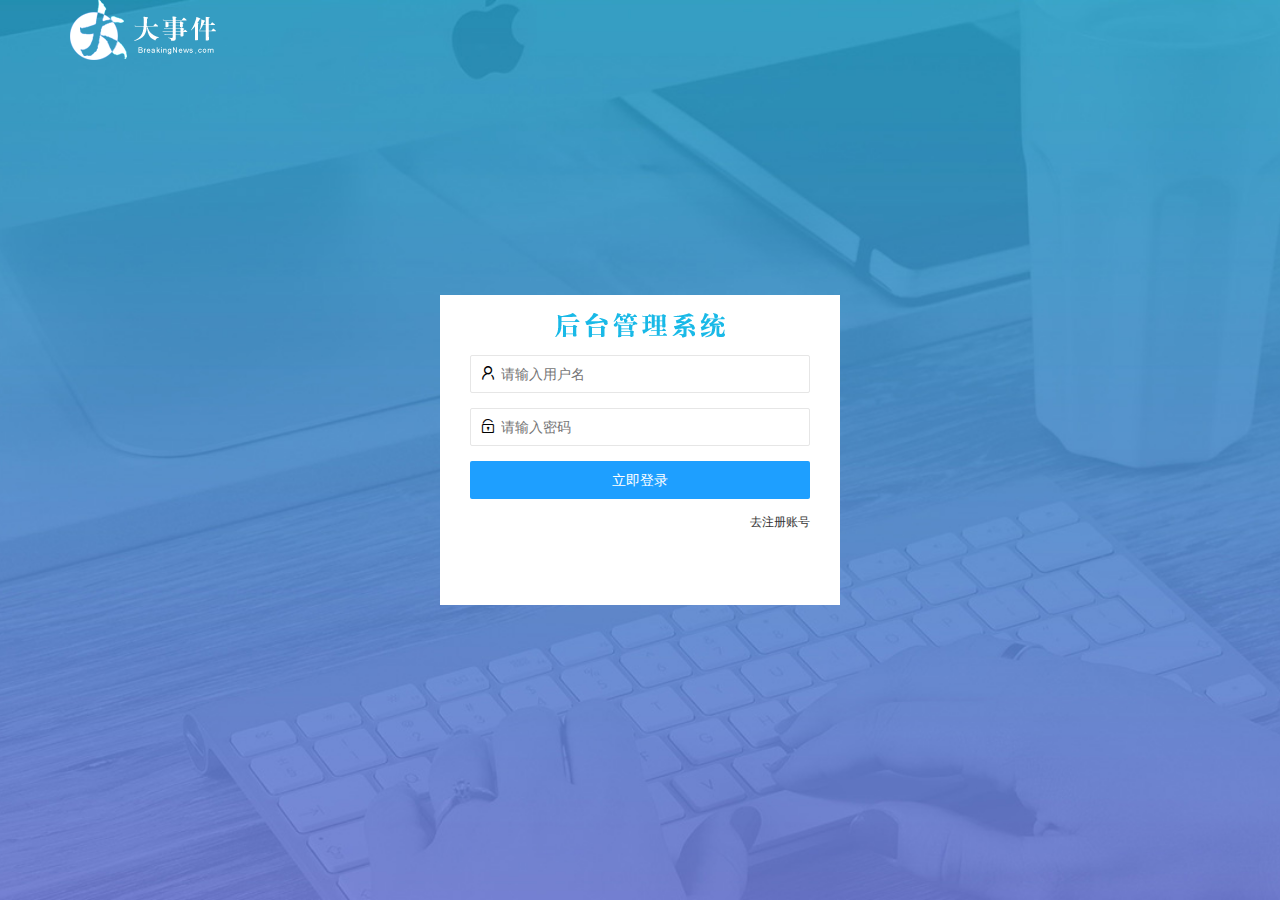
<file: login.html>
<!DOCTYPE html>
<html lang="en">

<head>
    <meta charset="UTF-8">
    <meta http-equiv="X-UA-Compatible" content="IE=edge">
    <meta name="viewport" content="width=device-width, initial-scale=1.0">
    <title>大事件-登录/注册</title>
    <link rel="stylesheet" href="./assets/lib/layui/css/layui.css">
    <link rel="stylesheet" href="./assets/css/login.css">
</head>

<body>
    <!-- 头部区域 -->
    <div class="layui-main">
        <img src="./assets/images/logo.png" alt="">
    </div>


    <!-- //登录注册区域 -->
    <div class="loginAndRegBox">
        <div class="title-box"></div>
        <!-- 登录区域 -->
        <div class="login-box">
            <!-- 登录的表单 -->
            <form class="layui-form" id="form_login">
                <!-- 用户名 -->
                <div class="layui-form-item">
                    <i class="layui-icon layui-icon-username"></i>
                    <input type="text" name="username" required lay-verify="required" placeholder="请输入用户名" autocomplete="off" class="layui-input">

                </div>
                <!-- 密码 -->
                <div class="layui-form-item">
                    <i class="layui-icon layui-icon-password"></i>
                    <input type="password" name="password" required lay-verify="required|pwd" placeholder="请输入密码" autocomplete="off" class="layui-input">

                </div>

                <!-- 按钮 -->
                <div class="layui-form-item">

                    <button class="layui-btn layui-btn-fluid layui-btn-normal" lay-submit>立即登录</button>
                </div>

                <div class="layui-form-item links">
                    <a href="javascript:;" id="link_reg">去注册账号</a>
                </div>
            </form>




        </div>
        <!-- 注册区域 -->
        <div class="reg-box">

            <!-- 登录的表单 -->
            <form class="layui-form " id="form_reg">
                <!-- 用户名 -->
                <div class="layui-form-item">
                    <i class="layui-icon layui-icon-username"></i>
                    <input type="text" name="username" required lay-verify="required" placeholder="请输入用户名" autocomplete="off" class="layui-input">

                </div>
                <!-- 密码 -->
                <div class="layui-form-item">
                    <i class="layui-icon layui-icon-password"></i>
                    <input type="password" name="password" required lay-verify="required|pwd" placeholder="请输入密码" autocomplete="off" class="layui-input">

                </div>

                <!-- 再次确认密码 -->
                <div class="layui-form-item">
                    <i class="layui-icon layui-icon-password"></i>
                    <input type="password" name="repassword" required lay-verify="required|pwd|repwd" placeholder="再次确认密码" autocomplete="off" class="layui-input">

                </div>

                <!-- 按钮 -->
                <div class="layui-form-item">

                    <button class="layui-btn layui-btn-fluid layui-btn-normal" lay-submit>立即注册</button>
                </div>

                <div class="layui-form-item links">
                    <a href="javascript:;" id="link_login">去登录</a>
                </div>



            </form>



        </div>
    </div>








    <script src="assets/lib/jquery.js"></script>
    <script src="assets/lib/layui/layui.all.js"></script>



    <script src="assets/js/baseAPI.js"></script>
    <script src="assets/js/login1.js"></script>

</body>

</html>
</file>
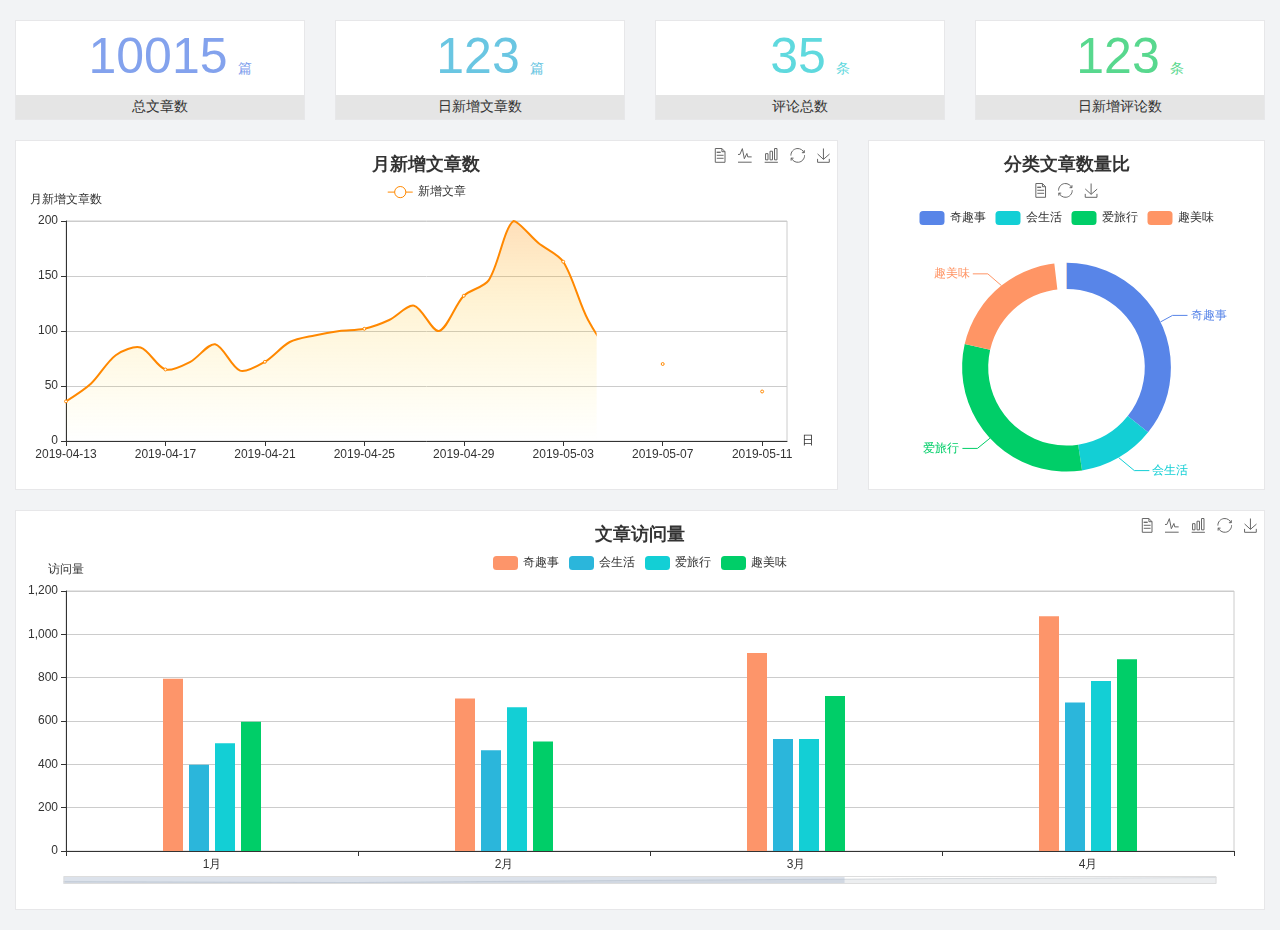
<file: home/dashboard.html>
<!DOCTYPE html>
<html lang="en">

<head>
  <meta charset="UTF-8">
  <meta name="viewport" content="width=device-width, initial-scale=1.0">
  <meta http-equiv="X-UA-Compatible" content="ie=edge">
  <title>图表统计</title>
  <link rel="stylesheet" href="../../assets/lib/bootstrap.css" />
  <link rel="stylesheet" href="../../assets/lib/main.css" />
  <script src="../../assets/lib/jquery.js"></script>
  <script type="text/javascript" src="../../assets/lib/echarts.min.js"></script>
</head>

<body>
  <div class="container-fluid">
    <div class="row spannel_list">
      <div class="col-sm-3 col-xs-6">
        <div class="spannel">
          <em>10015</em><span>篇</span>
          <b>总文章数</b>
        </div>
      </div>
      <div class="col-sm-3 col-xs-6">
        <div class="spannel scolor01">
          <em>123</em><span>篇</span>
          <b>日新增文章数</b>
        </div>
      </div>
      <div class="col-sm-3 col-xs-6">
        <div class="spannel scolor02">
          <em>35</em><span>条</span>
          <b>评论总数</b>
        </div>
      </div>
      <div class="col-sm-3 col-xs-6">
        <div class="spannel scolor03">
          <em>123</em><span>条</span>
          <b>日新增评论数</b>
        </div>
      </div>
    </div>
  </div>

  <div class="container-fluid">
    <div class="row curve-pie">
      <div class="col-lg-8 col-md-8">
        <div class="gragh_pannel" id="curve_show"></div>
      </div>
      <div class="col-lg-4 col-md-4">
        <div class="gragh_pannel" id="pie_show"></div>
      </div>
    </div>
  </div>

  <div class="container-fluid">
    <div class="column_pannel" id="column_show"></div>
  </div>

  <script>
    var oChart = echarts.init(document.getElementById('curve_show'));
    var aList_all = [
      { 'count': 36, 'date': '2019-04-13' },
      { 'count': 52, 'date': '2019-04-14' },
      { 'count': 78, 'date': '2019-04-15' },
      { 'count': 85, 'date': '2019-04-16' },
      { 'count': 65, 'date': '2019-04-17' },
      { 'count': 72, 'date': '2019-04-18' },
      { 'count': 88, 'date': '2019-04-19' },
      { 'count': 64, 'date': '2019-04-20' },
      { 'count': 72, 'date': '2019-04-21' },
      { 'count': 90, 'date': '2019-04-22' },
      { 'count': 96, 'date': '2019-04-23' },
      { 'count': 100, 'date': '2019-04-24' },
      { 'count': 102, 'date': '2019-04-25' },
      { 'count': 110, 'date': '2019-04-26' },
      { 'count': 123, 'date': '2019-04-27' },
      { 'count': 100, 'date': '2019-04-28' },
      { 'count': 132, 'date': '2019-04-29' },
      { 'count': 146, 'date': '2019-04-30' },
      { 'count': 200, 'date': '2019-05-01' },
      { 'count': 180, 'date': '2019-05-02' },
      { 'count': 163, 'date': '2019-05-03' },
      { 'count': 110, 'date': '2019-05-04' },
      { 'count': 80, 'date': '2019-05-05' },
      { 'count': 82, 'date': '2019-05-06' },
      { 'count': 70, 'date': '2019-05-07' },
      { 'count': 65, 'date': '2019-05-08' },
      { 'count': 54, 'date': '2019-05-09' },
      { 'count': 40, 'date': '2019-05-10' },
      { 'count': 45, 'date': '2019-05-11' },
      { 'count': 38, 'date': '2019-05-12' },
    ];

    let aCount = [];
    let aDate = [];

    for (var i = 0; i < aList_all.length; i++) {
      aCount.push(aList_all[i].count);
      aDate.push(aList_all[i].date);
    }

    var chartopt = {
      title: {
        text: '月新增文章数',
        left: 'center',
        top: '10'
      },
      tooltip: {
        trigger: 'axis'
      },
      legend: {
        data: ['新增文章'],
        top: '40'
      },
      toolbox: {
        show: true,
        feature: {
          mark: { show: true },
          dataView: { show: true, readOnly: false },
          magicType: { show: true, type: ['line', 'bar'] },
          restore: { show: true },
          saveAsImage: { show: true }
        }
      },
      calculable: true,
      xAxis: [
        {
          name: '日',
          type: 'category',
          boundaryGap: false,
          data: aDate
        }
      ],
      yAxis: [
        {
          name: '月新增文章数',
          type: 'value'
        }
      ],
      series: [
        {
          name: '新增文章',
          type: 'line',
          smooth: true,
          itemStyle: { normal: { areaStyle: { type: 'default' }, color: '#f80' }, lineStyle: { color: '#f80' } },
          data: aCount
        }],
      areaStyle: {
        normal: {
          color: new echarts.graphic.LinearGradient(0, 0, 0, 1, [{
            offset: 0,
            color: 'rgba(255,136,0,0.39)'
          }, {
            offset: .34,
            color: 'rgba(255,180,0,0.25)'
          }, {
            offset: 1,
            color: 'rgba(255,222,0,0.00)'
          }])

        }
      },
      grid: {
        show: true,
        x: 50,
        x2: 50,
        y: 80,
        height: 220
      }
    };

    oChart.setOption(chartopt);


    var oPie = echarts.init(document.getElementById('pie_show'));
    var oPieopt =
    {
      title: {
        top: 10,
        text: '分类文章数量比',
        x: 'center'
      },
      tooltip: {
        trigger: 'item',
        formatter: "{a} <br/>{b} : {c} ({d}%)"
      },
      color: ['#5885e8', '#13cfd5', '#00ce68', '#ff9565'],
      legend: {
        x: 'center',
        top: 65,
        data: ['奇趣事', '会生活', '爱旅行', '趣美味']
      },
      toolbox: {
        show: true,
        x: 'center',
        top: 35,
        feature: {
          mark: { show: true },
          dataView: { show: true, readOnly: false },
          magicType: {
            show: true,
            type: ['pie', 'funnel'],
            option: {
              funnel: {
                x: '25%',
                width: '50%',
                funnelAlign: 'left',
                max: 1548
              }
            }
          },
          restore: { show: true },
          saveAsImage: { show: true }
        }
      },
      calculable: true,
      series: [
        {
          name: '访问来源',
          type: 'pie',
          radius: ['45%', '60%'],
          center: ['50%', '65%'],
          data: [
            { value: 300, name: '奇趣事' },
            { value: 100, name: '会生活' },
            { value: 260, name: '爱旅行' },
            { value: 180, name: '趣美味' }
          ]
        }
      ]
    };
    oPie.setOption(oPieopt);



    var oColumn = this.echarts.init(document.getElementById('column_show'));
    var oColumnopt =
    {
      title: {
        text: '文章访问量',
        left: 'center',
        top: '10'
      },
      tooltip: {
        trigger: 'axis'
      },
      legend: {
        data: ['奇趣事', '会生活', '爱旅行', '趣美味'],
        top: '40'
      },
      toolbox: {
        show: true,
        feature: {
          mark: { show: true },
          dataView: { show: true, readOnly: false },
          magicType: { show: true, type: ['line', 'bar'] },
          restore: { show: true },
          saveAsImage: { show: true }
        }
      },
      calculable: true,
      xAxis: [
        {
          type: 'category',
          data: ['1月', '2月', '3月', '4月', '5月']
        }
      ],
      yAxis: [
        {
          name: '访问量',
          type: 'value'
        }
      ],
      series: [
        {
          name: '奇趣事',
          type: 'bar',
          barWidth: 20,
          itemStyle: {
            normal: { areaStyle: { type: 'default' }, color: '#fd956a' }
          },
          data: [800, 708, 920, 1090, 1200]
        },
        {
          name: '会生活',
          type: 'bar',
          barWidth: 20,
          itemStyle: {
            normal: { areaStyle: { type: 'default' }, color: '#2bb6db' }
          },
          data: [400, 468, 520, 690, 800]
        },
        {
          name: '爱旅行',
          type: 'bar',
          barWidth: 20,
          itemStyle: {
            normal: { areaStyle: { type: 'default' }, color: '#13cfd5' }
          },
          data: [500, 668, 520, 790, 900]
        },
        {
          name: '趣美味',
          type: 'bar',
          barWidth: 20,
          itemStyle: {
            normal: { areaStyle: { type: 'default' }, color: '#00ce68' }
          },
          data: [600, 508, 720, 890, 1000]
        }
      ],
      grid: {
        show: true,
        x: 50,
        x2: 30,
        y: 80,
        height: 260
      },
      dataZoom: [//给x轴设置滚动条
        {
          start: 0,//默认为0
          end: 100 - 1000 / 31,//默认为100
          type: 'slider',
          show: true,
          xAxisIndex: [0],
          handleSize: 0,//滑动条的 左右2个滑动条的大小
          height: 8,//组件高度
          left: 45, //左边的距离
          right: 50,//右边的距离
          bottom: 26,//右边的距离
          handleColor: '#ddd',//h滑动图标的颜色
          handleStyle: {
            borderColor: "#cacaca",
            borderWidth: "1",
            shadowBlur: 2,
            background: "#ddd",
            shadowColor: "#ddd",
          }
        }]
    };
    oColumn.setOption(oColumnopt);
  </script>
</body>

</html>
</file>
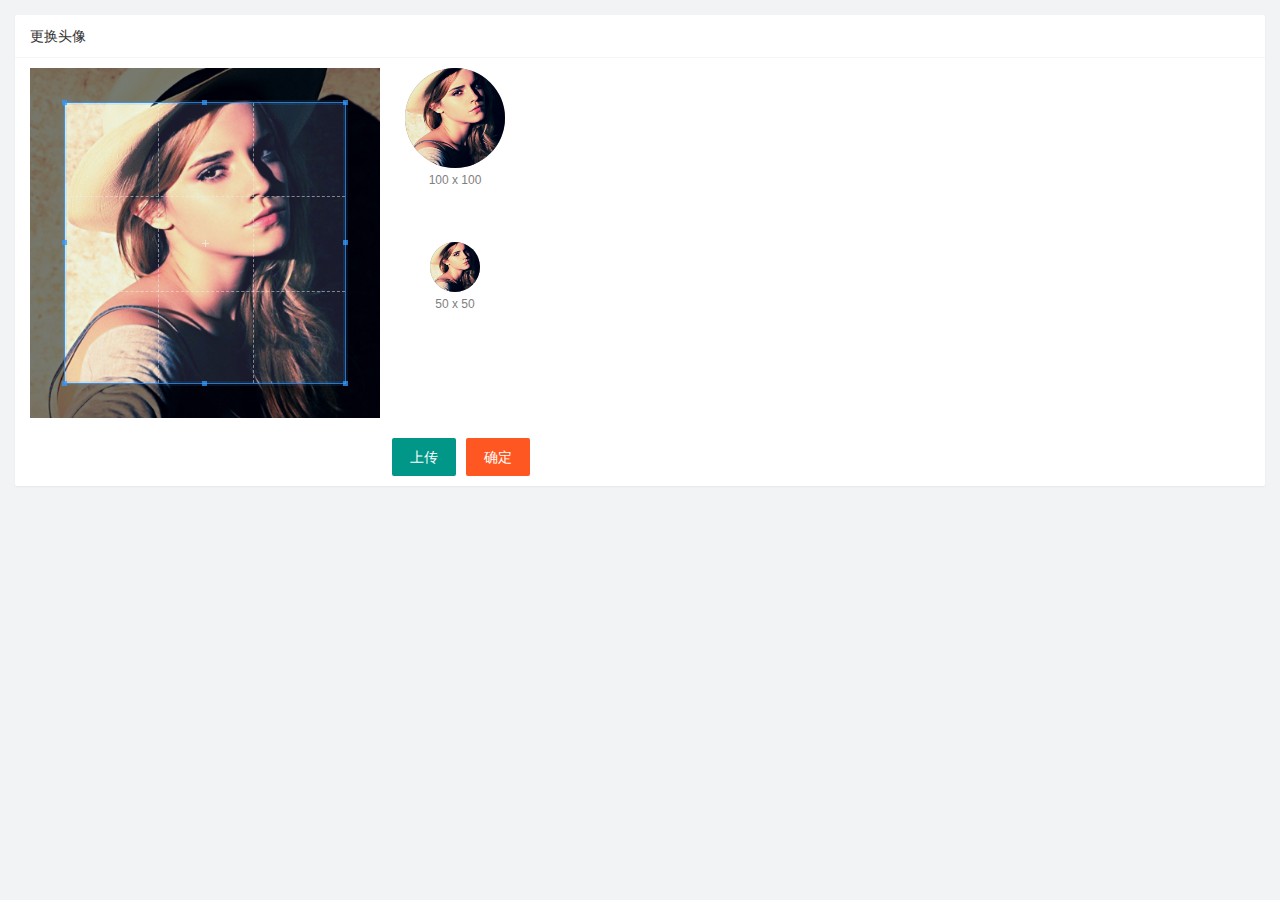
<file: user/user_avatar.html>
<!DOCTYPE html>
<html lang="en">

<head>
    <meta charset="UTF-8">
    <meta http-equiv="X-UA-Compatible" content="IE=edge">
    <meta name="viewport" content="width=device-width, initial-scale=1.0">
    <title>Document</title>

    <link rel="stylesheet" href="/assets/lib/layui/css/layui.css">
    <link rel="stylesheet" href="/assets/lib/cropper/cropper.css">


    <link rel="stylesheet" href="/assets/css/user/user_avatar.css">
</head>

<body>
    <!-- 卡片区域 -->
    <div class="layui-card">
        <div class="layui-card-header">更换头像</div>
        <div class="layui-card-body">
            <!-- 第一行的图片裁剪和预览区域 -->
            <div class="row1">
                <!-- 图片裁剪区域 -->
                <div class="cropper-box">
                    <!-- 这个 img 标签很重要，将来会把它初始化为裁剪区域 -->
                    <img id="image" src="/assets/images/sample.jpg" />
                </div>
                <!-- 图片的预览区域 -->
                <div class="preview-box">
                    <div>
                        <!-- 宽高为 100px 的预览区域 -->
                        <div class="img-preview w100"></div>
                        <p class="size">100 x 100</p>
                    </div>
                    <div>
                        <!-- 宽高为 50px 的预览区域 -->
                        <div class="img-preview w50"></div>
                        <p class="size">50 x 50</p>
                    </div>
                </div>
            </div>

            <!-- 第二行的按钮区域 -->
            <div class="row2">
                <!-- 通过accept 可以指定 用户选择什么类型的文件 -->
                <input type="file" id="file" accept="image/png,image/jpeg" />
                <button type="button" class="layui-btn" id="btnChooseImage">上传</button>
                <button type="button" class="layui-btn layui-btn-danger" id="btnUpload">确定</button>
            </div>
        </div>
    </div>






    <script src="/assets/lib/layui/layui.all.js"></script>
    <script src="/assets/lib/jquery.js"></script>
    <script src="/assets/lib/cropper/Cropper.js"></script>
    <script src="/assets/lib/cropper/jquery-cropper.js"></script>

    <script src="/assets/js/baseAPI.js"></script>
    <script src="/assets/js/user/user_avatar.js"></script>

</body>

</html>
</file>
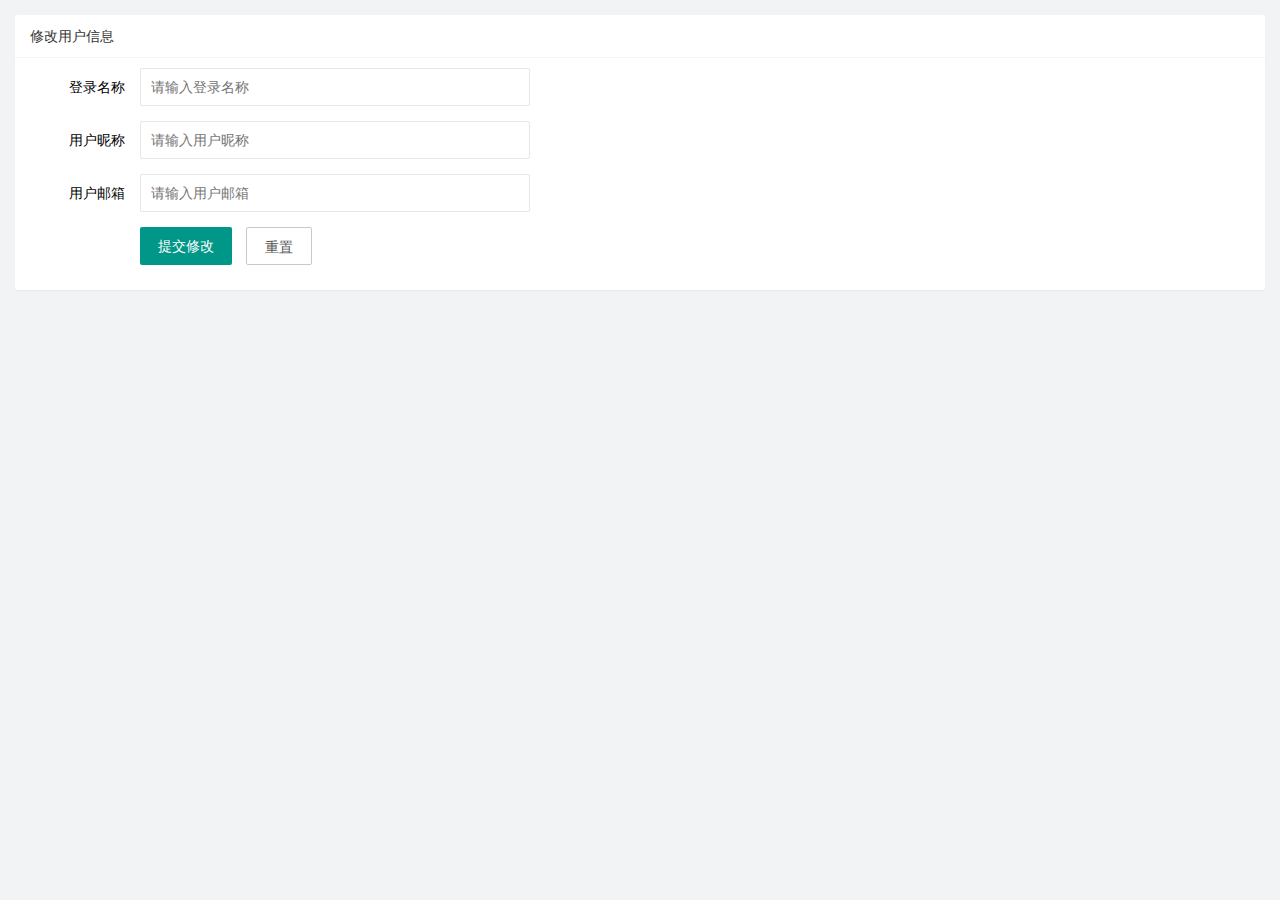
<file: user/user_info.html>
<!DOCTYPE html>
<html lang="en">

<head>
    <meta charset="UTF-8">
    <meta http-equiv="X-UA-Compatible" content="IE=edge">
    <meta name="viewport" content="width=device-width, initial-scale=1.0">
    <title>Document</title>


    <link rel="stylesheet" href="/assets/lib/layui/css/layui.css">


    <link rel="stylesheet" href="/assets/css/user/user_info.css">

</head>

<body>
    <!-- 卡片区域 -->
    <div class="layui-card">
        <div class="layui-card-header">修改用户信息</div>
        <div class="layui-card-body">
            <!-- form表单区域 -->
            <form class="layui-form" lay-filter="formUserInfo">

                <!-- 这是隐藏域  放ID的 -->
                <input type="hidden" name="id" value="">


                <!-- 登录名称 -->
                <div class="layui-form-item">
                    <label class="layui-form-label">登录名称</label>
                    <div class="layui-input-block">
                        <input type="text" name="username" required lay-verify="required" placeholder="请输入登录名称" autocomplete="off" class="layui-input" readonly>
                    </div>
                </div>

                <!-- 用户昵称 -->
                <div class="layui-form-item">
                    <label class="layui-form-label">用户昵称</label>
                    <div class="layui-input-block">
                        <input type="text" name="nickname" required lay-verify="required|nickname" placeholder="请输入用户昵称" autocomplete="off" class="layui-input">
                    </div>
                </div>


                <!-- 用户邮箱 -->
                <div class="layui-form-item">
                    <label class="layui-form-label">用户邮箱</label>
                    <div class="layui-input-block">
                        <input type="text" name="email" required lay-verify="required|email" placeholder="请输入用户邮箱" autocomplete="off" class="layui-input">
                    </div>
                </div>


                <!-- 按钮区域 -->
                <div class="layui-form-item">
                    <div class="layui-input-block">
                        <button class="layui-btn" lay-submit lay-filter="formDemo" id="btn_sub">提交修改</button>
                        <button type="reset" class="layui-btn layui-btn-primary" id="btn_reg">重置</button>
                    </div>
                </div>



            </form>
        </div>
    </div>





    <script src="/assets/lib/layui/layui.all.js"></script>
    <script src="/assets/lib/jquery.js"></script>
    <script src="/assets/js/baseAPI.js"></script>

    <script src="/assets/js/user/user_info.js"></script>

</body>

</html>
</file>
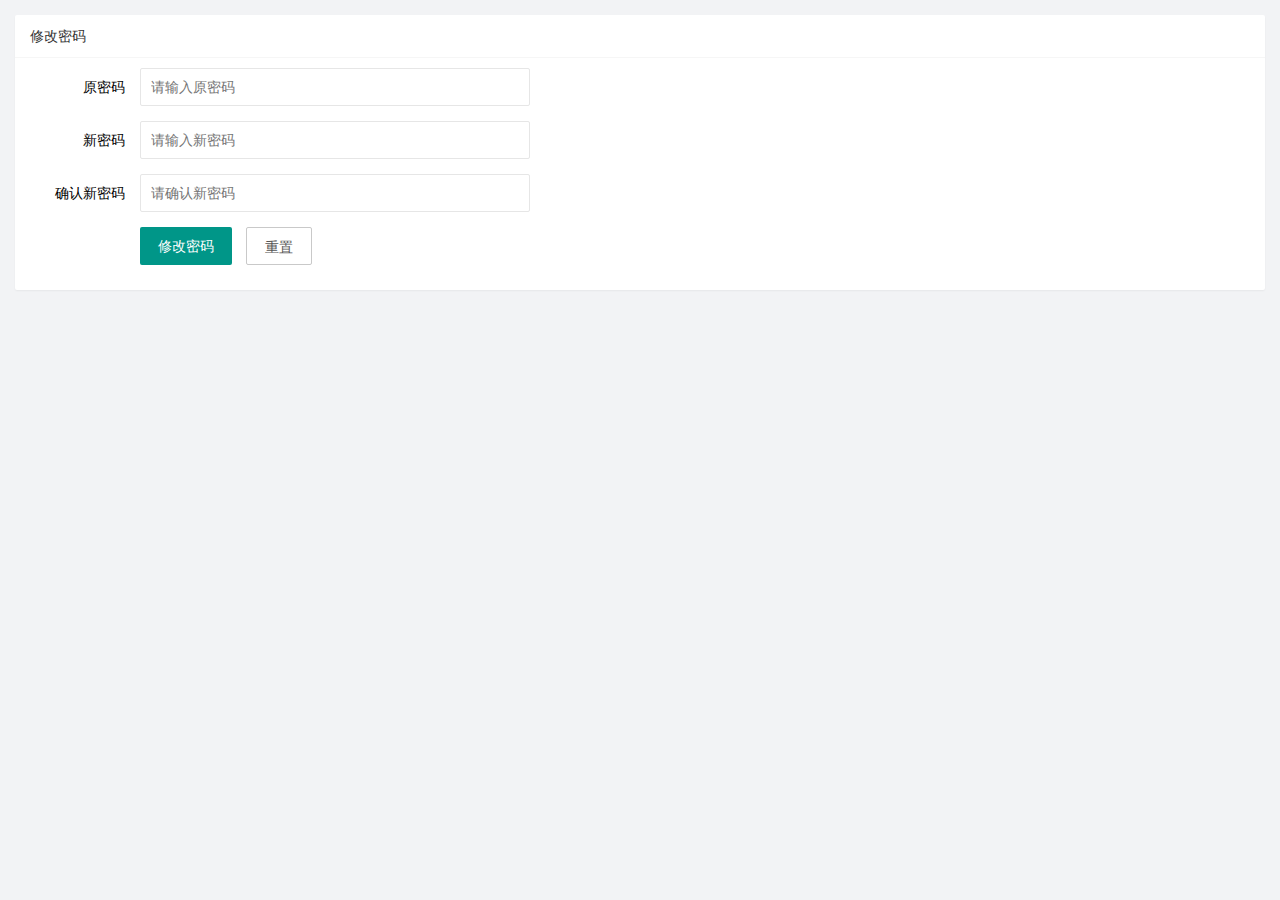
<file: user/user_pwd.html>
<!DOCTYPE html>
<html lang="en">

<head>
    <meta charset="UTF-8">
    <meta http-equiv="X-UA-Compatible" content="IE=edge">
    <meta name="viewport" content="width=device-width, initial-scale=1.0">
    <title>Document</title>
    <link rel="stylesheet" href="/assets/lib/layui/css/layui.css">

    <link rel="stylesheet" href="/assets/css/user/user_pwd.css">
</head>

<body>


    <!-- 卡片区域 -->
    <div class="layui-card">
        <div class="layui-card-header">修改密码</div>
        <div class="layui-card-body">

            <!-- 原密码 -->
            <form class="layui-form" action="">
                <div class="layui-form-item">
                    <label class="layui-form-label">原密码</label>
                    <div class="layui-input-block">
                        <input type="password" name="oldPwd" required lay-verify="required|pwd" placeholder="请输入原密码" autocomplete="off" class="layui-input">
                    </div>
                </div>



                <!-- 新密码 -->
                <div class="layui-form-item">
                    <label class="layui-form-label">新密码</label>
                    <div class="layui-input-block">
                        <input type="password" name="newPwd" required lay-verify="required|pwd|samePwd" placeholder="请输入新密码" autocomplete="off" class="layui-input">
                    </div>
                </div>







                <!-- 确认新密码 -->
                <div class="layui-form-item">
                    <label class="layui-form-label">确认新密码</label>
                    <div class="layui-input-block">
                        <input type="password" name="rePwd" required lay-verify="required|pwd|regPwd" placeholder="请确认新密码" autocomplete="off" class="layui-input">
                    </div>
                </div>

                <!-- 按钮 -->
                <div class="layui-form-item">
                    <div class="layui-input-block">
                        <button class="layui-btn" lay-submit lay-filter="formDemo">修改密码</button>
                        <button type="reset" class="layui-btn layui-btn-primary">重置</button>
                    </div>
                </div>



            </form>
        </div>
    </div>



    <script src="/assets/lib/layui/layui.all.js"></script>
    <script src="/assets/lib/jquery.js"></script>

    <script src="/assets/js/baseAPI.js"></script>
    <script src="/assets/js/user/user_pwd.js"></script>
</body>

</html>
</file>
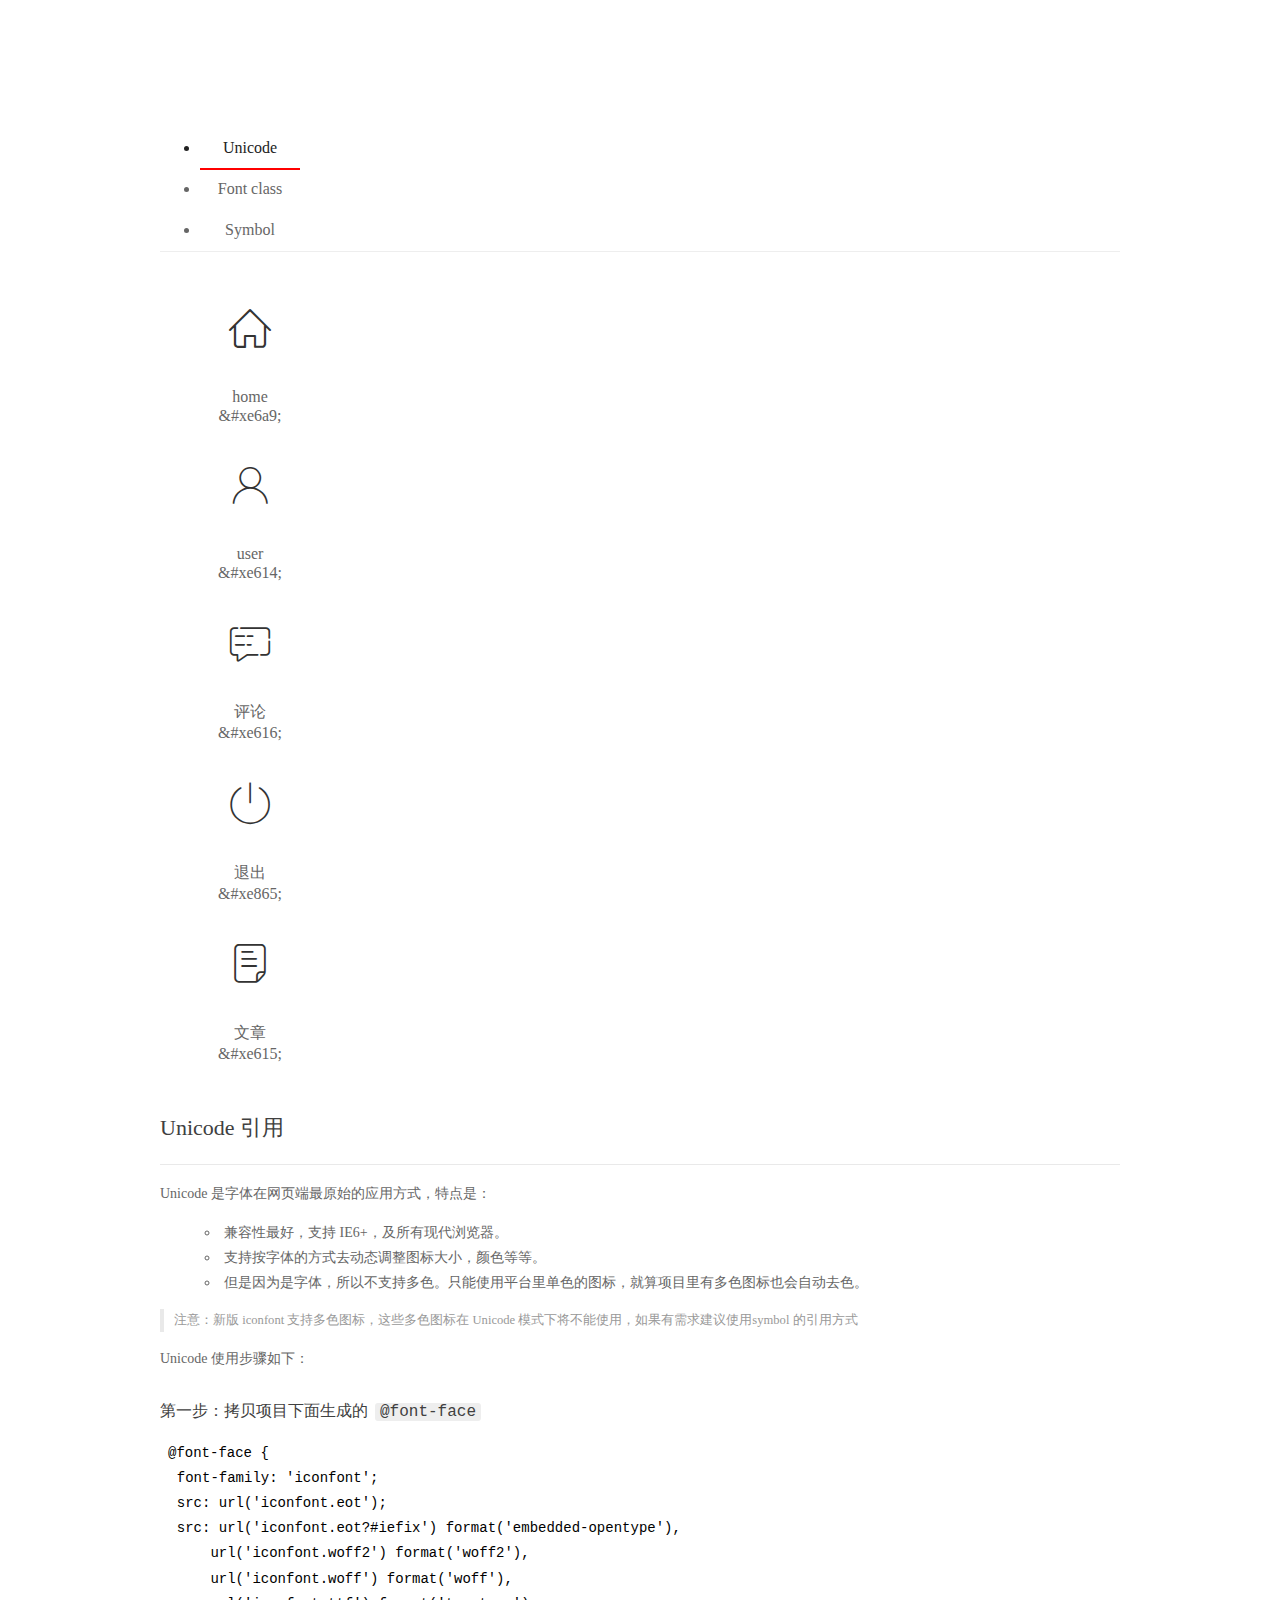
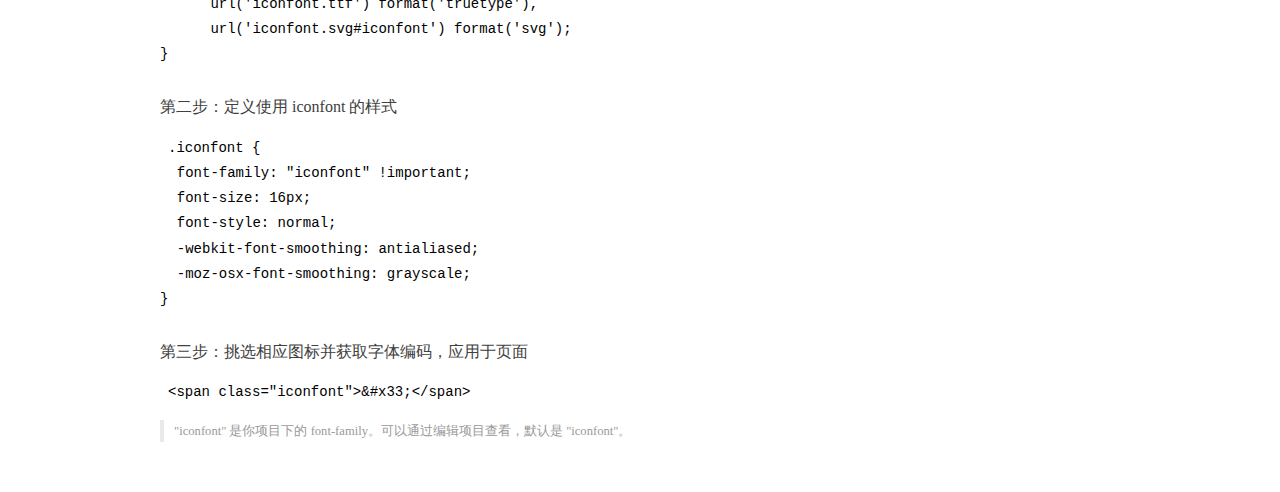
<file: assets/fonts/demo_index.html>
<!DOCTYPE html>
<html>
<head>
  <meta charset="utf-8"/>
  <title>IconFont Demo</title>
  <link rel="shortcut icon" href="https://gtms04.alicdn.com/tps/i4/TB1_oz6GVXXXXaFXpXXJDFnIXXX-64-64.ico" type="image/x-icon"/>
  <link rel="stylesheet" href="https://g.alicdn.com/thx/cube/1.3.2/cube.min.css">
  <link rel="stylesheet" href="demo.css">
  <link rel="stylesheet" href="iconfont.css">
  <script src="iconfont.js"></script>
  <!-- jQuery -->
  <script src="https://a1.alicdn.com/oss/uploads/2018/12/26/7bfddb60-08e8-11e9-9b04-53e73bb6408b.js"></script>
  <!-- 代码高亮 -->
  <script src="https://a1.alicdn.com/oss/uploads/2018/12/26/a3f714d0-08e6-11e9-8a15-ebf944d7534c.js"></script>
</head>
<body>
  <div class="main">
    <h1 class="logo"><a href="https://www.iconfont.cn/" title="iconfont 首页" target="_blank">&#xe86b;</a></h1>
    <div class="nav-tabs">
      <ul id="tabs" class="dib-box">
        <li class="dib active"><span>Unicode</span></li>
        <li class="dib"><span>Font class</span></li>
        <li class="dib"><span>Symbol</span></li>
      </ul>
      
    </div>
    <div class="tab-container">
      <div class="content unicode" style="display: block;">
          <ul class="icon_lists dib-box">
          
            <li class="dib">
              <span class="icon iconfont">&#xe6a9;</span>
                <div class="name">home</div>
                <div class="code-name">&amp;#xe6a9;</div>
              </li>
          
            <li class="dib">
              <span class="icon iconfont">&#xe614;</span>
                <div class="name">user</div>
                <div class="code-name">&amp;#xe614;</div>
              </li>
          
            <li class="dib">
              <span class="icon iconfont">&#xe616;</span>
                <div class="name">评论</div>
                <div class="code-name">&amp;#xe616;</div>
              </li>
          
            <li class="dib">
              <span class="icon iconfont">&#xe865;</span>
                <div class="name">退出</div>
                <div class="code-name">&amp;#xe865;</div>
              </li>
          
            <li class="dib">
              <span class="icon iconfont">&#xe615;</span>
                <div class="name">文章</div>
                <div class="code-name">&amp;#xe615;</div>
              </li>
          
          </ul>
          <div class="article markdown">
          <h2 id="unicode-">Unicode 引用</h2>
          <hr>

          <p>Unicode 是字体在网页端最原始的应用方式，特点是：</p>
          <ul>
            <li>兼容性最好，支持 IE6+，及所有现代浏览器。</li>
            <li>支持按字体的方式去动态调整图标大小，颜色等等。</li>
            <li>但是因为是字体，所以不支持多色。只能使用平台里单色的图标，就算项目里有多色图标也会自动去色。</li>
          </ul>
          <blockquote>
            <p>注意：新版 iconfont 支持多色图标，这些多色图标在 Unicode 模式下将不能使用，如果有需求建议使用symbol 的引用方式</p>
          </blockquote>
          <p>Unicode 使用步骤如下：</p>
          <h3 id="-font-face">第一步：拷贝项目下面生成的 <code>@font-face</code></h3>
<pre><code class="language-css"
>@font-face {
  font-family: 'iconfont';
  src: url('iconfont.eot');
  src: url('iconfont.eot?#iefix') format('embedded-opentype'),
      url('iconfont.woff2') format('woff2'),
      url('iconfont.woff') format('woff'),
      url('iconfont.ttf') format('truetype'),
      url('iconfont.svg#iconfont') format('svg');
}
</code></pre>
          <h3 id="-iconfont-">第二步：定义使用 iconfont 的样式</h3>
<pre><code class="language-css"
>.iconfont {
  font-family: "iconfont" !important;
  font-size: 16px;
  font-style: normal;
  -webkit-font-smoothing: antialiased;
  -moz-osx-font-smoothing: grayscale;
}
</code></pre>
          <h3 id="-">第三步：挑选相应图标并获取字体编码，应用于页面</h3>
<pre>
<code class="language-html"
>&lt;span class="iconfont"&gt;&amp;#x33;&lt;/span&gt;
</code></pre>
          <blockquote>
            <p>"iconfont" 是你项目下的 font-family。可以通过编辑项目查看，默认是 "iconfont"。</p>
          </blockquote>
          </div>
      </div>
      <div class="content font-class">
        <ul class="icon_lists dib-box">
          
          <li class="dib">
            <span class="icon iconfont icon-home"></span>
            <div class="name">
              home
            </div>
            <div class="code-name">.icon-home
            </div>
          </li>
          
          <li class="dib">
            <span class="icon iconfont icon-user"></span>
            <div class="name">
              user
            </div>
            <div class="code-name">.icon-user
            </div>
          </li>
          
          <li class="dib">
            <span class="icon iconfont icon-pinglun"></span>
            <div class="name">
              评论
            </div>
            <div class="code-name">.icon-pinglun
            </div>
          </li>
          
          <li class="dib">
            <span class="icon iconfont icon-tuichu"></span>
            <div class="name">
              退出
            </div>
            <div class="code-name">.icon-tuichu
            </div>
          </li>
          
          <li class="dib">
            <span class="icon iconfont icon-16"></span>
            <div class="name">
              文章
            </div>
            <div class="code-name">.icon-16
            </div>
          </li>
          
        </ul>
        <div class="article markdown">
        <h2 id="font-class-">font-class 引用</h2>
        <hr>

        <p>font-class 是 Unicode 使用方式的一种变种，主要是解决 Unicode 书写不直观，语意不明确的问题。</p>
        <p>与 Unicode 使用方式相比，具有如下特点：</p>
        <ul>
          <li>兼容性良好，支持 IE8+，及所有现代浏览器。</li>
          <li>相比于 Unicode 语意明确，书写更直观。可以很容易分辨这个 icon 是什么。</li>
          <li>因为使用 class 来定义图标，所以当要替换图标时，只需要修改 class 里面的 Unicode 引用。</li>
          <li>不过因为本质上还是使用的字体，所以多色图标还是不支持的。</li>
        </ul>
        <p>使用步骤如下：</p>
        <h3 id="-fontclass-">第一步：引入项目下面生成的 fontclass 代码：</h3>
<pre><code class="language-html">&lt;link rel="stylesheet" href="./iconfont.css"&gt;
</code></pre>
        <h3 id="-">第二步：挑选相应图标并获取类名，应用于页面：</h3>
<pre><code class="language-html">&lt;span class="iconfont icon-xxx"&gt;&lt;/span&gt;
</code></pre>
        <blockquote>
          <p>"
            iconfont" 是你项目下的 font-family。可以通过编辑项目查看，默认是 "iconfont"。</p>
        </blockquote>
      </div>
      </div>
      <div class="content symbol">
          <ul class="icon_lists dib-box">
          
            <li class="dib">
                <svg class="icon svg-icon" aria-hidden="true">
                  <use xlink:href="#icon-home"></use>
                </svg>
                <div class="name">home</div>
                <div class="code-name">#icon-home</div>
            </li>
          
            <li class="dib">
                <svg class="icon svg-icon" aria-hidden="true">
                  <use xlink:href="#icon-user"></use>
                </svg>
                <div class="name">user</div>
                <div class="code-name">#icon-user</div>
            </li>
          
            <li class="dib">
                <svg class="icon svg-icon" aria-hidden="true">
                  <use xlink:href="#icon-pinglun"></use>
                </svg>
                <div class="name">评论</div>
                <div class="code-name">#icon-pinglun</div>
            </li>
          
            <li class="dib">
                <svg class="icon svg-icon" aria-hidden="true">
                  <use xlink:href="#icon-tuichu"></use>
                </svg>
                <div class="name">退出</div>
                <div class="code-name">#icon-tuichu</div>
            </li>
          
            <li class="dib">
                <svg class="icon svg-icon" aria-hidden="true">
                  <use xlink:href="#icon-16"></use>
                </svg>
                <div class="name">文章</div>
                <div class="code-name">#icon-16</div>
            </li>
          
          </ul>
          <div class="article markdown">
          <h2 id="symbol-">Symbol 引用</h2>
          <hr>

          <p>这是一种全新的使用方式，应该说这才是未来的主流，也是平台目前推荐的用法。相关介绍可以参考这篇<a href="">文章</a>
            这种用法其实是做了一个 SVG 的集合，与另外两种相比具有如下特点：</p>
          <ul>
            <li>支持多色图标了，不再受单色限制。</li>
            <li>通过一些技巧，支持像字体那样，通过 <code>font-size</code>, <code>color</code> 来调整样式。</li>
            <li>兼容性较差，支持 IE9+，及现代浏览器。</li>
            <li>浏览器渲染 SVG 的性能一般，还不如 png。</li>
          </ul>
          <p>使用步骤如下：</p>
          <h3 id="-symbol-">第一步：引入项目下面生成的 symbol 代码：</h3>
<pre><code class="language-html">&lt;script src="./iconfont.js"&gt;&lt;/script&gt;
</code></pre>
          <h3 id="-css-">第二步：加入通用 CSS 代码（引入一次就行）：</h3>
<pre><code class="language-html">&lt;style&gt;
.icon {
  width: 1em;
  height: 1em;
  vertical-align: -0.15em;
  fill: currentColor;
  overflow: hidden;
}
&lt;/style&gt;
</code></pre>
          <h3 id="-">第三步：挑选相应图标并获取类名，应用于页面：</h3>
<pre><code class="language-html">&lt;svg class="icon" aria-hidden="true"&gt;
  &lt;use xlink:href="#icon-xxx"&gt;&lt;/use&gt;
&lt;/svg&gt;
</code></pre>
          </div>
      </div>

    </div>
  </div>
  <script>
  $(document).ready(function () {
      $('.tab-container .content:first').show()

      $('#tabs li').click(function (e) {
        var tabContent = $('.tab-container .content')
        var index = $(this).index()

        if ($(this).hasClass('active')) {
          return
        } else {
          $('#tabs li').removeClass('active')
          $(this).addClass('active')

          tabContent.hide().eq(index).fadeIn()
        }
      })
    })
  </script>
</body>
</html>
</file>
<file: assets/lib/layui/css/layui.css>
/** layui-v2.5.5 MIT License By https://www.layui.com */
 .layui-inline,img{display:inline-block;vertical-align:middle}h1,h2,h3,h4,h5,h6{font-weight:400}.layui-edge,.layui-header,.layui-inline,.layui-main{position:relative}.layui-body,.layui-edge,.layui-elip{overflow:hidden}.layui-btn,.layui-edge,.layui-inline,img{vertical-align:middle}.layui-btn,.layui-disabled,.layui-icon,.layui-unselect{-moz-user-select:none;-webkit-user-select:none;-ms-user-select:none}.layui-elip,.layui-form-checkbox span,.layui-form-pane .layui-form-label{text-overflow:ellipsis;white-space:nowrap}.layui-breadcrumb,.layui-tree-btnGroup{visibility:hidden}blockquote,body,button,dd,div,dl,dt,form,h1,h2,h3,h4,h5,h6,input,li,ol,p,pre,td,textarea,th,ul{margin:0;padding:0;-webkit-tap-highlight-color:rgba(0,0,0,0)}a:active,a:hover{outline:0}img{border:none}li{list-style:none}table{border-collapse:collapse;border-spacing:0}h4,h5,h6{font-size:100%}button,input,optgroup,option,select,textarea{font-family:inherit;font-size:inherit;font-style:inherit;font-weight:inherit;outline:0}pre{white-space:pre-wrap;white-space:-moz-pre-wrap;white-space:-pre-wrap;white-space:-o-pre-wrap;word-wrap:break-word}body{line-height:24px;font:14px Helvetica Neue,Helvetica,PingFang SC,Tahoma,Arial,sans-serif}hr{height:1px;margin:10px 0;border:0;clear:both}a{color:#333;text-decoration:none}a:hover{color:#777}a cite{font-style:normal;*cursor:pointer}.layui-border-box,.layui-border-box *{box-sizing:border-box}.layui-box,.layui-box *{box-sizing:content-box}.layui-clear{clear:both;*zoom:1}.layui-clear:after{content:'\20';clear:both;*zoom:1;display:block;height:0}.layui-inline{*display:inline;*zoom:1}.layui-edge{display:inline-block;width:0;height:0;border-width:6px;border-style:dashed;border-color:transparent}.layui-edge-top{top:-4px;border-bottom-color:#999;border-bottom-style:solid}.layui-edge-right{border-left-color:#999;border-left-style:solid}.layui-edge-bottom{top:2px;border-top-color:#999;border-top-style:solid}.layui-edge-left{border-right-color:#999;border-right-style:solid}.layui-disabled,.layui-disabled:hover{color:#d2d2d2!important;cursor:not-allowed!important}.layui-circle{border-radius:100%}.layui-show{display:block!important}.layui-hide{display:none!important}@font-face{font-family:layui-icon;src:url(../font/iconfont.eot?v=250);src:url(../font/iconfont.eot?v=250#iefix) format('embedded-opentype'),url(../font/iconfont.woff2?v=250) format('woff2'),url(../font/iconfont.woff?v=250) format('woff'),url(../font/iconfont.ttf?v=250) format('truetype'),url(../font/iconfont.svg?v=250#layui-icon) format('svg')}.layui-icon{font-family:layui-icon!important;font-size:16px;font-style:normal;-webkit-font-smoothing:antialiased;-moz-osx-font-smoothing:grayscale}.layui-icon-reply-fill:before{content:"\e611"}.layui-icon-set-fill:before{content:"\e614"}.layui-icon-menu-fill:before{content:"\e60f"}.layui-icon-search:before{content:"\e615"}.layui-icon-share:before{content:"\e641"}.layui-icon-set-sm:before{content:"\e620"}.layui-icon-engine:before{content:"\e628"}.layui-icon-close:before{content:"\1006"}.layui-icon-close-fill:before{content:"\1007"}.layui-icon-chart-screen:before{content:"\e629"}.layui-icon-star:before{content:"\e600"}.layui-icon-circle-dot:before{content:"\e617"}.layui-icon-chat:before{content:"\e606"}.layui-icon-release:before{content:"\e609"}.layui-icon-list:before{content:"\e60a"}.layui-icon-chart:before{content:"\e62c"}.layui-icon-ok-circle:before{content:"\1005"}.layui-icon-layim-theme:before{content:"\e61b"}.layui-icon-table:before{content:"\e62d"}.layui-icon-right:before{content:"\e602"}.layui-icon-left:before{content:"\e603"}.layui-icon-cart-simple:before{content:"\e698"}.layui-icon-face-cry:before{content:"\e69c"}.layui-icon-face-smile:before{content:"\e6af"}.layui-icon-survey:before{content:"\e6b2"}.layui-icon-tree:before{content:"\e62e"}.layui-icon-upload-circle:before{content:"\e62f"}.layui-icon-add-circle:before{content:"\e61f"}.layui-icon-download-circle:before{content:"\e601"}.layui-icon-templeate-1:before{content:"\e630"}.layui-icon-util:before{content:"\e631"}.layui-icon-face-surprised:before{content:"\e664"}.layui-icon-edit:before{content:"\e642"}.layui-icon-speaker:before{content:"\e645"}.layui-icon-down:before{content:"\e61a"}.layui-icon-file:before{content:"\e621"}.layui-icon-layouts:before{content:"\e632"}.layui-icon-rate-half:before{content:"\e6c9"}.layui-icon-add-circle-fine:before{content:"\e608"}.layui-icon-prev-circle:before{content:"\e633"}.layui-icon-read:before{content:"\e705"}.layui-icon-404:before{content:"\e61c"}.layui-icon-carousel:before{content:"\e634"}.layui-icon-help:before{content:"\e607"}.layui-icon-code-circle:before{content:"\e635"}.layui-icon-water:before{content:"\e636"}.layui-icon-username:before{content:"\e66f"}.layui-icon-find-fill:before{content:"\e670"}.layui-icon-about:before{content:"\e60b"}.layui-icon-location:before{content:"\e715"}.layui-icon-up:before{content:"\e619"}.layui-icon-pause:before{content:"\e651"}.layui-icon-date:before{content:"\e637"}.layui-icon-layim-uploadfile:before{content:"\e61d"}.layui-icon-delete:before{content:"\e640"}.layui-icon-play:before{content:"\e652"}.layui-icon-top:before{content:"\e604"}.layui-icon-friends:before{content:"\e612"}.layui-icon-refresh-3:before{content:"\e9aa"}.layui-icon-ok:before{content:"\e605"}.layui-icon-layer:before{content:"\e638"}.layui-icon-face-smile-fine:before{content:"\e60c"}.layui-icon-dollar:before{content:"\e659"}.layui-icon-group:before{content:"\e613"}.layui-icon-layim-download:before{content:"\e61e"}.layui-icon-picture-fine:before{content:"\e60d"}.layui-icon-link:before{content:"\e64c"}.layui-icon-diamond:before{content:"\e735"}.layui-icon-log:before{content:"\e60e"}.layui-icon-rate-solid:before{content:"\e67a"}.layui-icon-fonts-del:before{content:"\e64f"}.layui-icon-unlink:before{content:"\e64d"}.layui-icon-fonts-clear:before{content:"\e639"}.layui-icon-triangle-r:before{content:"\e623"}.layui-icon-circle:before{content:"\e63f"}.layui-icon-radio:before{content:"\e643"}.layui-icon-align-center:before{content:"\e647"}.layui-icon-align-right:before{content:"\e648"}.layui-icon-align-left:before{content:"\e649"}.layui-icon-loading-1:before{content:"\e63e"}.layui-icon-return:before{content:"\e65c"}.layui-icon-fonts-strong:before{content:"\e62b"}.layui-icon-upload:before{content:"\e67c"}.layui-icon-dialogue:before{content:"\e63a"}.layui-icon-video:before{content:"\e6ed"}.layui-icon-headset:before{content:"\e6fc"}.layui-icon-cellphone-fine:before{content:"\e63b"}.layui-icon-add-1:before{content:"\e654"}.layui-icon-face-smile-b:before{content:"\e650"}.layui-icon-fonts-html:before{content:"\e64b"}.layui-icon-form:before{content:"\e63c"}.layui-icon-cart:before{content:"\e657"}.layui-icon-camera-fill:before{content:"\e65d"}.layui-icon-tabs:before{content:"\e62a"}.layui-icon-fonts-code:before{content:"\e64e"}.layui-icon-fire:before{content:"\e756"}.layui-icon-set:before{content:"\e716"}.layui-icon-fonts-u:before{content:"\e646"}.layui-icon-triangle-d:before{content:"\e625"}.layui-icon-tips:before{content:"\e702"}.layui-icon-picture:before{content:"\e64a"}.layui-icon-more-vertical:before{content:"\e671"}.layui-icon-flag:before{content:"\e66c"}.layui-icon-loading:before{content:"\e63d"}.layui-icon-fonts-i:before{content:"\e644"}.layui-icon-refresh-1:before{content:"\e666"}.layui-icon-rmb:before{content:"\e65e"}.layui-icon-home:before{content:"\e68e"}.layui-icon-user:before{content:"\e770"}.layui-icon-notice:before{content:"\e667"}.layui-icon-login-weibo:before{content:"\e675"}.layui-icon-voice:before{content:"\e688"}.layui-icon-upload-drag:before{content:"\e681"}.layui-icon-login-qq:before{content:"\e676"}.layui-icon-snowflake:before{content:"\e6b1"}.layui-icon-file-b:before{content:"\e655"}.layui-icon-template:before{content:"\e663"}.layui-icon-auz:before{content:"\e672"}.layui-icon-console:before{content:"\e665"}.layui-icon-app:before{content:"\e653"}.layui-icon-prev:before{content:"\e65a"}.layui-icon-website:before{content:"\e7ae"}.layui-icon-next:before{content:"\e65b"}.layui-icon-component:before{content:"\e857"}.layui-icon-more:before{content:"\e65f"}.layui-icon-login-wechat:before{content:"\e677"}.layui-icon-shrink-right:before{content:"\e668"}.layui-icon-spread-left:before{content:"\e66b"}.layui-icon-camera:before{content:"\e660"}.layui-icon-note:before{content:"\e66e"}.layui-icon-refresh:before{content:"\e669"}.layui-icon-female:before{content:"\e661"}.layui-icon-male:before{content:"\e662"}.layui-icon-password:before{content:"\e673"}.layui-icon-senior:before{content:"\e674"}.layui-icon-theme:before{content:"\e66a"}.layui-icon-tread:before{content:"\e6c5"}.layui-icon-praise:before{content:"\e6c6"}.layui-icon-star-fill:before{content:"\e658"}.layui-icon-rate:before{content:"\e67b"}.layui-icon-template-1:before{content:"\e656"}.layui-icon-vercode:before{content:"\e679"}.layui-icon-cellphone:before{content:"\e678"}.layui-icon-screen-full:before{content:"\e622"}.layui-icon-screen-restore:before{content:"\e758"}.layui-icon-cols:before{content:"\e610"}.layui-icon-export:before{content:"\e67d"}.layui-icon-print:before{content:"\e66d"}.layui-icon-slider:before{content:"\e714"}.layui-icon-addition:before{content:"\e624"}.layui-icon-subtraction:before{content:"\e67e"}.layui-icon-service:before{content:"\e626"}.layui-icon-transfer:before{content:"\e691"}.layui-main{width:1140px;margin:0 auto}.layui-header{z-index:1000;height:60px}.layui-header a:hover{transition:all .5s;-webkit-transition:all .5s}.layui-side{position:fixed;left:0;top:0;bottom:0;z-index:999;width:200px;overflow-x:hidden}.layui-side-scroll{position:relative;width:220px;height:100%;overflow-x:hidden}.layui-body{position:absolute;left:200px;right:0;top:0;bottom:0;z-index:998;width:auto;overflow-y:auto;box-sizing:border-box}.layui-layout-body{overflow:hidden}.layui-layout-admin .layui-header{background-color:#23262E}.layui-layout-admin .layui-side{top:60px;width:200px;overflow-x:hidden}.layui-layout-admin .layui-body{position:fixed;top:60px;bottom:44px}.layui-layout-admin .layui-main{width:auto;margin:0 15px}.layui-layout-admin .layui-footer{position:fixed;left:200px;right:0;bottom:0;height:44px;line-height:44px;padding:0 15px;background-color:#eee}.layui-layout-admin .layui-logo{position:absolute;left:0;top:0;width:200px;height:100%;line-height:60px;text-align:center;color:#009688;font-size:16px}.layui-layout-admin .layui-header .layui-nav{background:0 0}.layui-layout-left{position:absolute!important;left:200px;top:0}.layui-layout-right{position:absolute!important;right:0;top:0}.layui-container{position:relative;margin:0 auto;padding:0 15px;box-sizing:border-box}.layui-fluid{position:relative;margin:0 auto;padding:0 15px}.layui-row:after,.layui-row:before{content:'';display:block;clear:both}.layui-col-lg1,.layui-col-lg10,.layui-col-lg11,.layui-col-lg12,.layui-col-lg2,.layui-col-lg3,.layui-col-lg4,.layui-col-lg5,.layui-col-lg6,.layui-col-lg7,.layui-col-lg8,.layui-col-lg9,.layui-col-md1,.layui-col-md10,.layui-col-md11,.layui-col-md12,.layui-col-md2,.layui-col-md3,.layui-col-md4,.layui-col-md5,.layui-col-md6,.layui-col-md7,.layui-col-md8,.layui-col-md9,.layui-col-sm1,.layui-col-sm10,.layui-col-sm11,.layui-col-sm12,.layui-col-sm2,.layui-col-sm3,.layui-col-sm4,.layui-col-sm5,.layui-col-sm6,.layui-col-sm7,.layui-col-sm8,.layui-col-sm9,.layui-col-xs1,.layui-col-xs10,.layui-col-xs11,.layui-col-xs12,.layui-col-xs2,.layui-col-xs3,.layui-col-xs4,.layui-col-xs5,.layui-col-xs6,.layui-col-xs7,.layui-col-xs8,.layui-col-xs9{position:relative;display:block;box-sizing:border-box}.layui-col-xs1,.layui-col-xs10,.layui-col-xs11,.layui-col-xs12,.layui-col-xs2,.layui-col-xs3,.layui-col-xs4,.layui-col-xs5,.layui-col-xs6,.layui-col-xs7,.layui-col-xs8,.layui-col-xs9{float:left}.layui-col-xs1{width:8.33333333%}.layui-col-xs2{width:16.66666667%}.layui-col-xs3{width:25%}.layui-col-xs4{width:33.33333333%}.layui-col-xs5{width:41.66666667%}.layui-col-xs6{width:50%}.layui-col-xs7{width:58.33333333%}.layui-col-xs8{width:66.66666667%}.layui-col-xs9{width:75%}.layui-col-xs10{width:83.33333333%}.layui-col-xs11{width:91.66666667%}.layui-col-xs12{width:100%}.layui-col-xs-offset1{margin-left:8.33333333%}.layui-col-xs-offset2{margin-left:16.66666667%}.layui-col-xs-offset3{margin-left:25%}.layui-col-xs-offset4{margin-left:33.33333333%}.layui-col-xs-offset5{margin-left:41.66666667%}.layui-col-xs-offset6{margin-left:50%}.layui-col-xs-offset7{margin-left:58.33333333%}.layui-col-xs-offset8{margin-left:66.66666667%}.layui-col-xs-offset9{margin-left:75%}.layui-col-xs-offset10{margin-left:83.33333333%}.layui-col-xs-offset11{margin-left:91.66666667%}.layui-col-xs-offset12{margin-left:100%}@media screen and (max-width:768px){.layui-hide-xs{display:none!important}.layui-show-xs-block{display:block!important}.layui-show-xs-inline{display:inline!important}.layui-show-xs-inline-block{display:inline-block!important}}@media screen and (min-width:768px){.layui-container{width:750px}.layui-hide-sm{display:none!important}.layui-show-sm-block{display:block!important}.layui-show-sm-inline{display:inline!important}.layui-show-sm-inline-block{display:inline-block!important}.layui-col-sm1,.layui-col-sm10,.layui-col-sm11,.layui-col-sm12,.layui-col-sm2,.layui-col-sm3,.layui-col-sm4,.layui-col-sm5,.layui-col-sm6,.layui-col-sm7,.layui-col-sm8,.layui-col-sm9{float:left}.layui-col-sm1{width:8.33333333%}.layui-col-sm2{width:16.66666667%}.layui-col-sm3{width:25%}.layui-col-sm4{width:33.33333333%}.layui-col-sm5{width:41.66666667%}.layui-col-sm6{width:50%}.layui-col-sm7{width:58.33333333%}.layui-col-sm8{width:66.66666667%}.layui-col-sm9{width:75%}.layui-col-sm10{width:83.33333333%}.layui-col-sm11{width:91.66666667%}.layui-col-sm12{width:100%}.layui-col-sm-offset1{margin-left:8.33333333%}.layui-col-sm-offset2{margin-left:16.66666667%}.layui-col-sm-offset3{margin-left:25%}.layui-col-sm-offset4{margin-left:33.33333333%}.layui-col-sm-offset5{margin-left:41.66666667%}.layui-col-sm-offset6{margin-left:50%}.layui-col-sm-offset7{margin-left:58.33333333%}.layui-col-sm-offset8{margin-left:66.66666667%}.layui-col-sm-offset9{margin-left:75%}.layui-col-sm-offset10{margin-left:83.33333333%}.layui-col-sm-offset11{margin-left:91.66666667%}.layui-col-sm-offset12{margin-left:100%}}@media screen and (min-width:992px){.layui-container{width:970px}.layui-hide-md{display:none!important}.layui-show-md-block{display:block!important}.layui-show-md-inline{display:inline!important}.layui-show-md-inline-block{display:inline-block!important}.layui-col-md1,.layui-col-md10,.layui-col-md11,.layui-col-md12,.layui-col-md2,.layui-col-md3,.layui-col-md4,.layui-col-md5,.layui-col-md6,.layui-col-md7,.layui-col-md8,.layui-col-md9{float:left}.layui-col-md1{width:8.33333333%}.layui-col-md2{width:16.66666667%}.layui-col-md3{width:25%}.layui-col-md4{width:33.33333333%}.layui-col-md5{width:41.66666667%}.layui-col-md6{width:50%}.layui-col-md7{width:58.33333333%}.layui-col-md8{width:66.66666667%}.layui-col-md9{width:75%}.layui-col-md10{width:83.33333333%}.layui-col-md11{width:91.66666667%}.layui-col-md12{width:100%}.layui-col-md-offset1{margin-left:8.33333333%}.layui-col-md-offset2{margin-left:16.66666667%}.layui-col-md-offset3{margin-left:25%}.layui-col-md-offset4{margin-left:33.33333333%}.layui-col-md-offset5{margin-left:41.66666667%}.layui-col-md-offset6{margin-left:50%}.layui-col-md-offset7{margin-left:58.33333333%}.layui-col-md-offset8{margin-left:66.66666667%}.layui-col-md-offset9{margin-left:75%}.layui-col-md-offset10{margin-left:83.33333333%}.layui-col-md-offset11{margin-left:91.66666667%}.layui-col-md-offset12{margin-left:100%}}@media screen and (min-width:1200px){.layui-container{width:1170px}.layui-hide-lg{display:none!important}.layui-show-lg-block{display:block!important}.layui-show-lg-inline{display:inline!important}.layui-show-lg-inline-block{display:inline-block!important}.layui-col-lg1,.layui-col-lg10,.layui-col-lg11,.layui-col-lg12,.layui-col-lg2,.layui-col-lg3,.layui-col-lg4,.layui-col-lg5,.layui-col-lg6,.layui-col-lg7,.layui-col-lg8,.layui-col-lg9{float:left}.layui-col-lg1{width:8.33333333%}.layui-col-lg2{width:16.66666667%}.layui-col-lg3{width:25%}.layui-col-lg4{width:33.33333333%}.layui-col-lg5{width:41.66666667%}.layui-col-lg6{width:50%}.layui-col-lg7{width:58.33333333%}.layui-col-lg8{width:66.66666667%}.layui-col-lg9{width:75%}.layui-col-lg10{width:83.33333333%}.layui-col-lg11{width:91.66666667%}.layui-col-lg12{width:100%}.layui-col-lg-offset1{margin-left:8.33333333%}.layui-col-lg-offset2{margin-left:16.66666667%}.layui-col-lg-offset3{margin-left:25%}.layui-col-lg-offset4{margin-left:33.33333333%}.layui-col-lg-offset5{margin-left:41.66666667%}.layui-col-lg-offset6{margin-left:50%}.layui-col-lg-offset7{margin-left:58.33333333%}.layui-col-lg-offset8{margin-left:66.66666667%}.layui-col-lg-offset9{margin-left:75%}.layui-col-lg-offset10{margin-left:83.33333333%}.layui-col-lg-offset11{margin-left:91.66666667%}.layui-col-lg-offset12{margin-left:100%}}.layui-col-space1{margin:-.5px}.layui-col-space1>*{padding:.5px}.layui-col-space3{margin:-1.5px}.layui-col-space3>*{padding:1.5px}.layui-col-space5{margin:-2.5px}.layui-col-space5>*{padding:2.5px}.layui-col-space8{margin:-3.5px}.layui-col-space8>*{padding:3.5px}.layui-col-space10{margin:-5px}.layui-col-space10>*{padding:5px}.layui-col-space12{margin:-6px}.layui-col-space12>*{padding:6px}.layui-col-space15{margin:-7.5px}.layui-col-space15>*{padding:7.5px}.layui-col-space18{margin:-9px}.layui-col-space18>*{padding:9px}.layui-col-space20{margin:-10px}.layui-col-space20>*{padding:10px}.layui-col-space22{margin:-11px}.layui-col-space22>*{padding:11px}.layui-col-space25{margin:-12.5px}.layui-col-space25>*{padding:12.5px}.layui-col-space30{margin:-15px}.layui-col-space30>*{padding:15px}.layui-btn,.layui-input,.layui-select,.layui-textarea,.layui-upload-button{outline:0;-webkit-appearance:none;transition:all .3s;-webkit-transition:all .3s;box-sizing:border-box}.layui-elem-quote{margin-bottom:10px;padding:15px;line-height:22px;border-left:5px solid #009688;border-radius:0 2px 2px 0;background-color:#f2f2f2}.layui-quote-nm{border-style:solid;border-width:1px 1px 1px 5px;background:0 0}.layui-elem-field{margin-bottom:10px;padding:0;border-width:1px;border-style:solid}.layui-elem-field legend{margin-left:20px;padding:0 10px;font-size:20px;font-weight:300}.layui-field-title{margin:10px 0 20px;border-width:1px 0 0}.layui-field-box{padding:10px 15px}.layui-field-title .layui-field-box{padding:10px 0}.layui-progress{position:relative;height:6px;border-radius:20px;background-color:#e2e2e2}.layui-progress-bar{position:absolute;left:0;top:0;width:0;max-width:100%;height:6px;border-radius:20px;text-align:right;background-color:#5FB878;transition:all .3s;-webkit-transition:all .3s}.layui-progress-big,.layui-progress-big .layui-progress-bar{height:18px;line-height:18px}.layui-progress-text{position:relative;top:-20px;line-height:18px;font-size:12px;color:#666}.layui-progress-big .layui-progress-text{position:static;padding:0 10px;color:#fff}.layui-collapse{border-width:1px;border-style:solid;border-radius:2px}.layui-colla-content,.layui-colla-item{border-top-width:1px;border-top-style:solid}.layui-colla-item:first-child{border-top:none}.layui-colla-title{position:relative;height:42px;line-height:42px;padding:0 15px 0 35px;color:#333;background-color:#f2f2f2;cursor:pointer;font-size:14px;overflow:hidden}.layui-colla-content{display:none;padding:10px 15px;line-height:22px;color:#666}.layui-colla-icon{position:absolute;left:15px;top:0;font-size:14px}.layui-card{margin-bottom:15px;border-radius:2px;background-color:#fff;box-shadow:0 1px 2px 0 rgba(0,0,0,.05)}.layui-card:last-child{margin-bottom:0}.layui-card-header{position:relative;height:42px;line-height:42px;padding:0 15px;border-bottom:1px solid #f6f6f6;color:#333;border-radius:2px 2px 0 0;font-size:14px}.layui-bg-black,.layui-bg-blue,.layui-bg-cyan,.layui-bg-green,.layui-bg-orange,.layui-bg-red{color:#fff!important}.layui-card-body{position:relative;padding:10px 15px;line-height:24px}.layui-card-body[pad15]{padding:15px}.layui-card-body[pad20]{padding:20px}.layui-card-body .layui-table{margin:5px 0}.layui-card .layui-tab{margin:0}.layui-panel-window{position:relative;padding:15px;border-radius:0;border-top:5px solid #E6E6E6;background-color:#fff}.layui-auxiliar-moving{position:fixed;left:0;right:0;top:0;bottom:0;width:100%;height:100%;background:0 0;z-index:9999999999}.layui-form-label,.layui-form-mid,.layui-form-select,.layui-input-block,.layui-input-inline,.layui-textarea{position:relative}.layui-bg-red{background-color:#FF5722!important}.layui-bg-orange{background-color:#FFB800!important}.layui-bg-green{background-color:#009688!important}.layui-bg-cyan{background-color:#2F4056!important}.layui-bg-blue{background-color:#1E9FFF!important}.layui-bg-black{background-color:#393D49!important}.layui-bg-gray{background-color:#eee!important;color:#666!important}.layui-badge-rim,.layui-colla-content,.layui-colla-item,.layui-collapse,.layui-elem-field,.layui-form-pane .layui-form-item[pane],.layui-form-pane .layui-form-label,.layui-input,.layui-layedit,.layui-layedit-tool,.layui-quote-nm,.layui-select,.layui-tab-bar,.layui-tab-card,.layui-tab-title,.layui-tab-title .layui-this:after,.layui-textarea{border-color:#e6e6e6}.layui-timeline-item:before,hr{background-color:#e6e6e6}.layui-text{line-height:22px;font-size:14px;color:#666}.layui-text h1,.layui-text h2,.layui-text h3{font-weight:500;color:#333}.layui-text h1{font-size:30px}.layui-text h2{font-size:24px}.layui-text h3{font-size:18px}.layui-text a:not(.layui-btn){color:#01AAED}.layui-text a:not(.layui-btn):hover{text-decoration:underline}.layui-text ul{padding:5px 0 5px 15px}.layui-text ul li{margin-top:5px;list-style-type:disc}.layui-text em,.layui-word-aux{color:#999!important;padding:0 5px!important}.layui-btn{display:inline-block;height:38px;line-height:38px;padding:0 18px;background-color:#009688;color:#fff;white-space:nowrap;text-align:center;font-size:14px;border:none;border-radius:2px;cursor:pointer}.layui-btn:hover{opacity:.8;filter:alpha(opacity=80);color:#fff}.layui-btn:active{opacity:1;filter:alpha(opacity=100)}.layui-btn+.layui-btn{margin-left:10px}.layui-btn-container{font-size:0}.layui-btn-container .layui-btn{margin-right:10px;margin-bottom:10px}.layui-btn-container .layui-btn+.layui-btn{margin-left:0}.layui-table .layui-btn-container .layui-btn{margin-bottom:9px}.layui-btn-radius{border-radius:100px}.layui-btn .layui-icon{margin-right:3px;font-size:18px;vertical-align:bottom;vertical-align:middle\9}.layui-btn-primary{border:1px solid #C9C9C9;background-color:#fff;color:#555}.layui-btn-primary:hover{border-color:#009688;color:#333}.layui-btn-normal{background-color:#1E9FFF}.layui-btn-warm{background-color:#FFB800}.layui-btn-danger{background-color:#FF5722}.layui-btn-checked{background-color:#5FB878}.layui-btn-disabled,.layui-btn-disabled:active,.layui-btn-disabled:hover{border:1px solid #e6e6e6;background-color:#FBFBFB;color:#C9C9C9;cursor:not-allowed;opacity:1}.layui-btn-lg{height:44px;line-height:44px;padding:0 25px;font-size:16px}.layui-btn-sm{height:30px;line-height:30px;padding:0 10px;font-size:12px}.layui-btn-sm i{font-size:16px!important}.layui-btn-xs{height:22px;line-height:22px;padding:0 5px;font-size:12px}.layui-btn-xs i{font-size:14px!important}.layui-btn-group{display:inline-block;vertical-align:middle;font-size:0}.layui-btn-group .layui-btn{margin-left:0!important;margin-right:0!important;border-left:1px solid rgba(255,255,255,.5);border-radius:0}.layui-btn-group .layui-btn-primary{border-left:none}.layui-btn-group .layui-btn-primary:hover{border-color:#C9C9C9;color:#009688}.layui-btn-group .layui-btn:first-child{border-left:none;border-radius:2px 0 0 2px}.layui-btn-group .layui-btn-primary:first-child{border-left:1px solid #c9c9c9}.layui-btn-group .layui-btn:last-child{border-radius:0 2px 2px 0}.layui-btn-group .layui-btn+.layui-btn{margin-left:0}.layui-btn-group+.layui-btn-group{margin-left:10px}.layui-btn-fluid{width:100%}.layui-input,.layui-select,.layui-textarea{height:38px;line-height:1.3;line-height:38px\9;border-width:1px;border-style:solid;background-color:#fff;border-radius:2px}.layui-input::-webkit-input-placeholder,.layui-select::-webkit-input-placeholder,.layui-textarea::-webkit-input-placeholder{line-height:1.3}.layui-input,.layui-textarea{display:block;width:100%;padding-left:10px}.layui-input:hover,.layui-textarea:hover{border-color:#D2D2D2!important}.layui-input:focus,.layui-textarea:focus{border-color:#C9C9C9!important}.layui-textarea{min-height:100px;height:auto;line-height:20px;padding:6px 10px;resize:vertical}.layui-select{padding:0 10px}.layui-form input[type=checkbox],.layui-form input[type=radio],.layui-form select{display:none}.layui-form [lay-ignore]{display:initial}.layui-form-item{margin-bottom:15px;clear:both;*zoom:1}.layui-form-item:after{content:'\20';clear:both;*zoom:1;display:block;height:0}.layui-form-label{float:left;display:block;padding:9px 15px;width:80px;font-weight:400;line-height:20px;text-align:right}.layui-form-label-col{display:block;float:none;padding:9px 0;line-height:20px;text-align:left}.layui-form-item .layui-inline{margin-bottom:5px;margin-right:10px}.layui-input-block{margin-left:110px;min-height:36px}.layui-input-inline{display:inline-block;vertical-align:middle}.layui-form-item .layui-input-inline{float:left;width:190px;margin-right:10px}.layui-form-text .layui-input-inline{width:auto}.layui-form-mid{float:left;display:block;padding:9px 0!important;line-height:20px;margin-right:10px}.layui-form-danger+.layui-form-select .layui-input,.layui-form-danger:focus{border-color:#FF5722!important}.layui-form-select .layui-input{padding-right:30px;cursor:pointer}.layui-form-select .layui-edge{position:absolute;right:10px;top:50%;margin-top:-3px;cursor:pointer;border-width:6px;border-top-color:#c2c2c2;border-top-style:solid;transition:all .3s;-webkit-transition:all .3s}.layui-form-select dl{display:none;position:absolute;left:0;top:42px;padding:5px 0;z-index:899;min-width:100%;border:1px solid #d2d2d2;max-height:300px;overflow-y:auto;background-color:#fff;border-radius:2px;box-shadow:0 2px 4px rgba(0,0,0,.12);box-sizing:border-box}.layui-form-select dl dd,.layui-form-select dl dt{padding:0 10px;line-height:36px;white-space:nowrap;overflow:hidden;text-overflow:ellipsis}.layui-form-select dl dt{font-size:12px;color:#999}.layui-form-select dl dd{cursor:pointer}.layui-form-select dl dd:hover{background-color:#f2f2f2;-webkit-transition:.5s all;transition:.5s all}.layui-form-select .layui-select-group dd{padding-left:20px}.layui-form-select dl dd.layui-select-tips{padding-left:10px!important;color:#999}.layui-form-select dl dd.layui-this{background-color:#5FB878;color:#fff}.layui-form-checkbox,.layui-form-select dl dd.layui-disabled{background-color:#fff}.layui-form-selected dl{display:block}.layui-form-checkbox,.layui-form-checkbox *,.layui-form-switch{display:inline-block;vertical-align:middle}.layui-form-selected .layui-edge{margin-top:-9px;-webkit-transform:rotate(180deg);transform:rotate(180deg);margin-top:-3px\9}:root .layui-form-selected .layui-edge{margin-top:-9px\0/IE9}.layui-form-selectup dl{top:auto;bottom:42px}.layui-select-none{margin:5px 0;text-align:center;color:#999}.layui-select-disabled .layui-disabled{border-color:#eee!important}.layui-select-disabled .layui-edge{border-top-color:#d2d2d2}.layui-form-checkbox{position:relative;height:30px;line-height:30px;margin-right:10px;padding-right:30px;cursor:pointer;font-size:0;-webkit-transition:.1s linear;transition:.1s linear;box-sizing:border-box}.layui-form-checkbox span{padding:0 10px;height:100%;font-size:14px;border-radius:2px 0 0 2px;background-color:#d2d2d2;color:#fff;overflow:hidden}.layui-form-checkbox:hover span{background-color:#c2c2c2}.layui-form-checkbox i{position:absolute;right:0;top:0;width:30px;height:28px;border:1px solid #d2d2d2;border-left:none;border-radius:0 2px 2px 0;color:#fff;font-size:20px;text-align:center}.layui-form-checkbox:hover i{border-color:#c2c2c2;color:#c2c2c2}.layui-form-checked,.layui-form-checked:hover{border-color:#5FB878}.layui-form-checked span,.layui-form-checked:hover span{background-color:#5FB878}.layui-form-checked i,.layui-form-checked:hover i{color:#5FB878}.layui-form-item .layui-form-checkbox{margin-top:4px}.layui-form-checkbox[lay-skin=primary]{height:auto!important;line-height:normal!important;min-width:18px;min-height:18px;border:none!important;margin-right:0;padding-left:28px;padding-right:0;background:0 0}.layui-form-checkbox[lay-skin=primary] span{padding-left:0;padding-right:15px;line-height:18px;background:0 0;color:#666}.layui-form-checkbox[lay-skin=primary] i{right:auto;left:0;width:16px;height:16px;line-height:16px;border:1px solid #d2d2d2;font-size:12px;border-radius:2px;background-color:#fff;-webkit-transition:.1s linear;transition:.1s linear}.layui-form-checkbox[lay-skin=primary]:hover i{border-color:#5FB878;color:#fff}.layui-form-checked[lay-skin=primary] i{border-color:#5FB878!important;background-color:#5FB878;color:#fff}.layui-checkbox-disbaled[lay-skin=primary] span{background:0 0!important;color:#c2c2c2}.layui-checkbox-disbaled[lay-skin=primary]:hover i{border-color:#d2d2d2}.layui-form-item .layui-form-checkbox[lay-skin=primary]{margin-top:10px}.layui-form-switch{position:relative;height:22px;line-height:22px;min-width:35px;padding:0 5px;margin-top:8px;border:1px solid #d2d2d2;border-radius:20px;cursor:pointer;background-color:#fff;-webkit-transition:.1s linear;transition:.1s linear}.layui-form-switch i{position:absolute;left:5px;top:3px;width:16px;height:16px;border-radius:20px;background-color:#d2d2d2;-webkit-transition:.1s linear;transition:.1s linear}.layui-form-switch em{position:relative;top:0;width:25px;margin-left:21px;padding:0!important;text-align:center!important;color:#999!important;font-style:normal!important;font-size:12px}.layui-form-onswitch{border-color:#5FB878;background-color:#5FB878}.layui-checkbox-disbaled,.layui-checkbox-disbaled i{border-color:#e2e2e2!important}.layui-form-onswitch i{left:100%;margin-left:-21px;background-color:#fff}.layui-form-onswitch em{margin-left:5px;margin-right:21px;color:#fff!important}.layui-checkbox-disbaled span{background-color:#e2e2e2!important}.layui-checkbox-disbaled:hover i{color:#fff!important}[lay-radio]{display:none}.layui-form-radio,.layui-form-radio *{display:inline-block;vertical-align:middle}.layui-form-radio{line-height:28px;margin:6px 10px 0 0;padding-right:10px;cursor:pointer;font-size:0}.layui-form-radio *{font-size:14px}.layui-form-radio>i{margin-right:8px;font-size:22px;color:#c2c2c2}.layui-form-radio>i:hover,.layui-form-radioed>i{color:#5FB878}.layui-radio-disbaled>i{color:#e2e2e2!important}.layui-form-pane .layui-form-label{width:110px;padding:8px 15px;height:38px;line-height:20px;border-width:1px;border-style:solid;border-radius:2px 0 0 2px;text-align:center;background-color:#FBFBFB;overflow:hidden;box-sizing:border-box}.layui-form-pane .layui-input-inline{margin-left:-1px}.layui-form-pane .layui-input-block{margin-left:110px;left:-1px}.layui-form-pane .layui-input{border-radius:0 2px 2px 0}.layui-form-pane .layui-form-text .layui-form-label{float:none;width:100%;border-radius:2px;box-sizing:border-box;text-align:left}.layui-form-pane .layui-form-text .layui-input-inline{display:block;margin:0;top:-1px;clear:both}.layui-form-pane .layui-form-text .layui-input-block{margin:0;left:0;top:-1px}.layui-form-pane .layui-form-text .layui-textarea{min-height:100px;border-radius:0 0 2px 2px}.layui-form-pane .layui-form-checkbox{margin:4px 0 4px 10px}.layui-form-pane .layui-form-radio,.layui-form-pane .layui-form-switch{margin-top:6px;margin-left:10px}.layui-form-pane .layui-form-item[pane]{position:relative;border-width:1px;border-style:solid}.layui-form-pane .layui-form-item[pane] .layui-form-label{position:absolute;left:0;top:0;height:100%;border-width:0 1px 0 0}.layui-form-pane .layui-form-item[pane] .layui-input-inline{margin-left:110px}@media screen and (max-width:450px){.layui-form-item .layui-form-label{text-overflow:ellipsis;overflow:hidden;white-space:nowrap}.layui-form-item .layui-inline{display:block;margin-right:0;margin-bottom:20px;clear:both}.layui-form-item .layui-inline:after{content:'\20';clear:both;display:block;height:0}.layui-form-item .layui-input-inline{display:block;float:none;left:-3px;width:auto;margin:0 0 10px 112px}.layui-form-item .layui-input-inline+.layui-form-mid{margin-left:110px;top:-5px;padding:0}.layui-form-item .layui-form-checkbox{margin-right:5px;margin-bottom:5px}}.layui-layedit{border-width:1px;border-style:solid;border-radius:2px}.layui-layedit-tool{padding:3px 5px;border-bottom-width:1px;border-bottom-style:solid;font-size:0}.layedit-tool-fixed{position:fixed;top:0;border-top:1px solid #e2e2e2}.layui-layedit-tool .layedit-tool-mid,.layui-layedit-tool .layui-icon{display:inline-block;vertical-align:middle;text-align:center;font-size:14px}.layui-layedit-tool .layui-icon{position:relative;width:32px;height:30px;line-height:30px;margin:3px 5px;color:#777;cursor:pointer;border-radius:2px}.layui-layedit-tool .layui-icon:hover{color:#393D49}.layui-layedit-tool .layui-icon:active{color:#000}.layui-layedit-tool .layedit-tool-active{background-color:#e2e2e2;color:#000}.layui-layedit-tool .layui-disabled,.layui-layedit-tool .layui-disabled:hover{color:#d2d2d2;cursor:not-allowed}.layui-layedit-tool .layedit-tool-mid{width:1px;height:18px;margin:0 10px;background-color:#d2d2d2}.layedit-tool-html{width:50px!important;font-size:30px!important}.layedit-tool-b,.layedit-tool-code,.layedit-tool-help{font-size:16px!important}.layedit-tool-d,.layedit-tool-face,.layedit-tool-image,.layedit-tool-unlink{font-size:18px!important}.layedit-tool-image input{position:absolute;font-size:0;left:0;top:0;width:100%;height:100%;opacity:.01;filter:Alpha(opacity=1);cursor:pointer}.layui-layedit-iframe iframe{display:block;width:100%}#LAY_layedit_code{overflow:hidden}.layui-laypage{display:inline-block;*display:inline;*zoom:1;vertical-align:middle;margin:10px 0;font-size:0}.layui-laypage>a:first-child,.layui-laypage>a:first-child em{border-radius:2px 0 0 2px}.layui-laypage>a:last-child,.layui-laypage>a:last-child em{border-radius:0 2px 2px 0}.layui-laypage>:first-child{margin-left:0!important}.layui-laypage>:last-child{margin-right:0!important}.layui-laypage a,.layui-laypage button,.layui-laypage input,.layui-laypage select,.layui-laypage span{border:1px solid #e2e2e2}.layui-laypage a,.layui-laypage span{display:inline-block;*display:inline;*zoom:1;vertical-align:middle;padding:0 15px;height:28px;line-height:28px;margin:0 -1px 5px 0;background-color:#fff;color:#333;font-size:12px}.layui-flow-more a *,.layui-laypage input,.layui-table-view select[lay-ignore]{display:inline-block}.layui-laypage a:hover{color:#009688}.layui-laypage em{font-style:normal}.layui-laypage .layui-laypage-spr{color:#999;font-weight:700}.layui-laypage a{text-decoration:none}.layui-laypage .layui-laypage-curr{position:relative}.layui-laypage .layui-laypage-curr em{position:relative;color:#fff}.layui-laypage .layui-laypage-curr .layui-laypage-em{position:absolute;left:-1px;top:-1px;padding:1px;width:100%;height:100%;background-color:#009688}.layui-laypage-em{border-radius:2px}.layui-laypage-next em,.layui-laypage-prev em{font-family:Sim sun;font-size:16px}.layui-laypage .layui-laypage-count,.layui-laypage .layui-laypage-limits,.layui-laypage .layui-laypage-refresh,.layui-laypage .layui-laypage-skip{margin-left:10px;margin-right:10px;padding:0;border:none}.layui-laypage .layui-laypage-limits,.layui-laypage .layui-laypage-refresh{vertical-align:top}.layui-laypage .layui-laypage-refresh i{font-size:18px;cursor:pointer}.layui-laypage select{height:22px;padding:3px;border-radius:2px;cursor:pointer}.layui-laypage .layui-laypage-skip{height:30px;line-height:30px;color:#999}.layui-laypage button,.layui-laypage input{height:30px;line-height:30px;border-radius:2px;vertical-align:top;background-color:#fff;box-sizing:border-box}.layui-laypage input{width:40px;margin:0 10px;padding:0 3px;text-align:center}.layui-laypage input:focus,.layui-laypage select:focus{border-color:#009688!important}.layui-laypage button{margin-left:10px;padding:0 10px;cursor:pointer}.layui-table,.layui-table-view{margin:10px 0}.layui-flow-more{margin:10px 0;text-align:center;color:#999;font-size:14px}.layui-flow-more a{height:32px;line-height:32px}.layui-flow-more a *{vertical-align:top}.layui-flow-more a cite{padding:0 20px;border-radius:3px;background-color:#eee;color:#333;font-style:normal}.layui-flow-more a cite:hover{opacity:.8}.layui-flow-more a i{font-size:30px;color:#737383}.layui-table{width:100%;background-color:#fff;color:#666}.layui-table tr{transition:all .3s;-webkit-transition:all .3s}.layui-table th{text-align:left;font-weight:400}.layui-table tbody tr:hover,.layui-table thead tr,.layui-table-click,.layui-table-header,.layui-table-hover,.layui-table-mend,.layui-table-patch,.layui-table-tool,.layui-table-total,.layui-table-total tr,.layui-table[lay-even] tr:nth-child(even){background-color:#f2f2f2}.layui-table td,.layui-table th,.layui-table-col-set,.layui-table-fixed-r,.layui-table-grid-down,.layui-table-header,.layui-table-page,.layui-table-tips-main,.layui-table-tool,.layui-table-total,.layui-table-view,.layui-table[lay-skin=line],.layui-table[lay-skin=row]{border-width:1px;border-style:solid;border-color:#e6e6e6}.layui-table td,.layui-table th{position:relative;padding:9px 15px;min-height:20px;line-height:20px;font-size:14px}.layui-table[lay-skin=line] td,.layui-table[lay-skin=line] th{border-width:0 0 1px}.layui-table[lay-skin=row] td,.layui-table[lay-skin=row] th{border-width:0 1px 0 0}.layui-table[lay-skin=nob] td,.layui-table[lay-skin=nob] th{border:none}.layui-table img{max-width:100px}.layui-table[lay-size=lg] td,.layui-table[lay-size=lg] th{padding:15px 30px}.layui-table-view .layui-table[lay-size=lg] .layui-table-cell{height:40px;line-height:40px}.layui-table[lay-size=sm] td,.layui-table[lay-size=sm] th{font-size:12px;padding:5px 10px}.layui-table-view .layui-table[lay-size=sm] .layui-table-cell{height:20px;line-height:20px}.layui-table[lay-data]{display:none}.layui-table-box{position:relative;overflow:hidden}.layui-table-view .layui-table{position:relative;width:auto;margin:0}.layui-table-view .layui-table[lay-skin=line]{border-width:0 1px 0 0}.layui-table-view .layui-table[lay-skin=row]{border-width:0 0 1px}.layui-table-view .layui-table td,.layui-table-view .layui-table th{padding:5px 0;border-top:none;border-left:none}.layui-table-view .layui-table th.layui-unselect .layui-table-cell span{cursor:pointer}.layui-table-view .layui-table td{cursor:default}.layui-table-view .layui-table td[data-edit=text]{cursor:text}.layui-table-view .layui-form-checkbox[lay-skin=primary] i{width:18px;height:18px}.layui-table-view .layui-form-radio{line-height:0;padding:0}.layui-table-view .layui-form-radio>i{margin:0;font-size:20px}.layui-table-init{position:absolute;left:0;top:0;width:100%;height:100%;text-align:center;z-index:110}.layui-table-init .layui-icon{position:absolute;left:50%;top:50%;margin:-15px 0 0 -15px;font-size:30px;color:#c2c2c2}.layui-table-header{border-width:0 0 1px;overflow:hidden}.layui-table-header .layui-table{margin-bottom:-1px}.layui-table-tool .layui-inline[lay-event]{position:relative;width:26px;height:26px;padding:5px;line-height:16px;margin-right:10px;text-align:center;color:#333;border:1px solid #ccc;cursor:pointer;-webkit-transition:.5s all;transition:.5s all}.layui-table-tool .layui-inline[lay-event]:hover{border:1px solid #999}.layui-table-tool-temp{padding-right:120px}.layui-table-tool-self{position:absolute;right:17px;top:10px}.layui-table-tool .layui-table-tool-self .layui-inline[lay-event]{margin:0 0 0 10px}.layui-table-tool-panel{position:absolute;top:29px;left:-1px;padding:5px 0;min-width:150px;min-height:40px;border:1px solid #d2d2d2;text-align:left;overflow-y:auto;background-color:#fff;box-shadow:0 2px 4px rgba(0,0,0,.12)}.layui-table-cell,.layui-table-tool-panel li{overflow:hidden;text-overflow:ellipsis;white-space:nowrap}.layui-table-tool-panel li{padding:0 10px;line-height:30px;-webkit-transition:.5s all;transition:.5s all}.layui-table-tool-panel li .layui-form-checkbox[lay-skin=primary]{width:100%;padding-left:28px}.layui-table-tool-panel li:hover{background-color:#f2f2f2}.layui-table-tool-panel li .layui-form-checkbox[lay-skin=primary] i{position:absolute;left:0;top:0}.layui-table-tool-panel li .layui-form-checkbox[lay-skin=primary] span{padding:0}.layui-table-tool .layui-table-tool-self .layui-table-tool-panel{left:auto;right:-1px}.layui-table-col-set{position:absolute;right:0;top:0;width:20px;height:100%;border-width:0 0 0 1px;background-color:#fff}.layui-table-sort{width:10px;height:20px;margin-left:5px;cursor:pointer!important}.layui-table-sort .layui-edge{position:absolute;left:5px;border-width:5px}.layui-table-sort .layui-table-sort-asc{top:3px;border-top:none;border-bottom-style:solid;border-bottom-color:#b2b2b2}.layui-table-sort .layui-table-sort-asc:hover{border-bottom-color:#666}.layui-table-sort .layui-table-sort-desc{bottom:5px;border-bottom:none;border-top-style:solid;border-top-color:#b2b2b2}.layui-table-sort .layui-table-sort-desc:hover{border-top-color:#666}.layui-table-sort[lay-sort=asc] .layui-table-sort-asc{border-bottom-color:#000}.layui-table-sort[lay-sort=desc] .layui-table-sort-desc{border-top-color:#000}.layui-table-cell{height:28px;line-height:28px;padding:0 15px;position:relative;box-sizing:border-box}.layui-table-cell .layui-form-checkbox[lay-skin=primary]{top:-1px;padding:0}.layui-table-cell .layui-table-link{color:#01AAED}.laytable-cell-checkbox,.laytable-cell-numbers,.laytable-cell-radio,.laytable-cell-space{padding:0;text-align:center}.layui-table-body{position:relative;overflow:auto;margin-right:-1px;margin-bottom:-1px}.layui-table-body .layui-none{line-height:26px;padding:15px;text-align:center;color:#999}.layui-table-fixed{position:absolute;left:0;top:0;z-index:101}.layui-table-fixed .layui-table-body{overflow:hidden}.layui-table-fixed-l{box-shadow:0 -1px 8px rgba(0,0,0,.08)}.layui-table-fixed-r{left:auto;right:-1px;border-width:0 0 0 1px;box-shadow:-1px 0 8px rgba(0,0,0,.08)}.layui-table-fixed-r .layui-table-header{position:relative;overflow:visible}.layui-table-mend{position:absolute;right:-49px;top:0;height:100%;width:50px}.layui-table-tool{position:relative;z-index:890;width:100%;min-height:50px;line-height:30px;padding:10px 15px;border-width:0 0 1px}.layui-table-tool .layui-btn-container{margin-bottom:-10px}.layui-table-page,.layui-table-total{border-width:1px 0 0;margin-bottom:-1px;overflow:hidden}.layui-table-page{position:relative;width:100%;padding:7px 7px 0;height:41px;font-size:12px;white-space:nowrap}.layui-table-page>div{height:26px}.layui-table-page .layui-laypage{margin:0}.layui-table-page .layui-laypage a,.layui-table-page .layui-laypage span{height:26px;line-height:26px;margin-bottom:10px;border:none;background:0 0}.layui-table-page .layui-laypage a,.layui-table-page .layui-laypage span.layui-laypage-curr{padding:0 12px}.layui-table-page .layui-laypage span{margin-left:0;padding:0}.layui-table-page .layui-laypage .layui-laypage-prev{margin-left:-7px!important}.layui-table-page .layui-laypage .layui-laypage-curr .layui-laypage-em{left:0;top:0;padding:0}.layui-table-page .layui-laypage button,.layui-table-page .layui-laypage input{height:26px;line-height:26px}.layui-table-page .layui-laypage input{width:40px}.layui-table-page .layui-laypage button{padding:0 10px}.layui-table-page select{height:18px}.layui-table-patch .layui-table-cell{padding:0;width:30px}.layui-table-edit{position:absolute;left:0;top:0;width:100%;height:100%;padding:0 14px 1px;border-radius:0;box-shadow:1px 1px 20px rgba(0,0,0,.15)}.layui-table-edit:focus{border-color:#5FB878!important}select.layui-table-edit{padding:0 0 0 10px;border-color:#C9C9C9}.layui-table-view .layui-form-checkbox,.layui-table-view .layui-form-radio,.layui-table-view .layui-form-switch{top:0;margin:0;box-sizing:content-box}.layui-table-view .layui-form-checkbox{top:-1px;height:26px;line-height:26px}.layui-table-view .layui-form-checkbox i{height:26px}.layui-table-grid .layui-table-cell{overflow:visible}.layui-table-grid-down{position:absolute;top:0;right:0;width:26px;height:100%;padding:5px 0;border-width:0 0 0 1px;text-align:center;background-color:#fff;color:#999;cursor:pointer}.layui-table-grid-down .layui-icon{position:absolute;top:50%;left:50%;margin:-8px 0 0 -8px}.layui-table-grid-down:hover{background-color:#fbfbfb}body .layui-table-tips .layui-layer-content{background:0 0;padding:0;box-shadow:0 1px 6px rgba(0,0,0,.12)}.layui-table-tips-main{margin:-44px 0 0 -1px;max-height:150px;padding:8px 15px;font-size:14px;overflow-y:scroll;background-color:#fff;color:#666}.layui-table-tips-c{position:absolute;right:-3px;top:-13px;width:20px;height:20px;padding:3px;cursor:pointer;background-color:#666;border-radius:50%;color:#fff}.layui-table-tips-c:hover{background-color:#777}.layui-table-tips-c:before{position:relative;right:-2px}.layui-upload-file{display:none!important;opacity:.01;filter:Alpha(opacity=1)}.layui-upload-drag,.layui-upload-form,.layui-upload-wrap{display:inline-block}.layui-upload-list{margin:10px 0}.layui-upload-choose{padding:0 10px;color:#999}.layui-upload-drag{position:relative;padding:30px;border:1px dashed #e2e2e2;background-color:#fff;text-align:center;cursor:pointer;color:#999}.layui-upload-drag .layui-icon{font-size:50px;color:#009688}.layui-upload-drag[lay-over]{border-color:#009688}.layui-upload-iframe{position:absolute;width:0;height:0;border:0;visibility:hidden}.layui-upload-wrap{position:relative;vertical-align:middle}.layui-upload-wrap .layui-upload-file{display:block!important;position:absolute;left:0;top:0;z-index:10;font-size:100px;width:100%;height:100%;opacity:.01;filter:Alpha(opacity=1);cursor:pointer}.layui-transfer-active,.layui-transfer-box{display:inline-block;vertical-align:middle}.layui-transfer-box,.layui-transfer-header,.layui-transfer-search{border-width:0;border-style:solid;border-color:#e6e6e6}.layui-transfer-box{position:relative;border-width:1px;width:200px;height:360px;border-radius:2px;background-color:#fff}.layui-transfer-box .layui-form-checkbox{width:100%;margin:0!important}.layui-transfer-header{height:38px;line-height:38px;padding:0 10px;border-bottom-width:1px}.layui-transfer-search{position:relative;padding:10px;border-bottom-width:1px}.layui-transfer-search .layui-input{height:32px;padding-left:30px;font-size:12px}.layui-transfer-search .layui-icon-search{position:absolute;left:20px;top:50%;margin-top:-8px;color:#666}.layui-transfer-active{margin:0 15px}.layui-transfer-active .layui-btn{display:block;margin:0;padding:0 15px;background-color:#5FB878;border-color:#5FB878;color:#fff}.layui-transfer-active .layui-btn-disabled{background-color:#FBFBFB;border-color:#e6e6e6;color:#C9C9C9}.layui-transfer-active .layui-btn:first-child{margin-bottom:15px}.layui-transfer-active .layui-btn .layui-icon{margin:0;font-size:14px!important}.layui-transfer-data{padding:5px 0;overflow:auto}.layui-transfer-data li{height:32px;line-height:32px;padding:0 10px}.layui-transfer-data li:hover{background-color:#f2f2f2;transition:.5s all}.layui-transfer-data .layui-none{padding:15px 10px;text-align:center;color:#999}.layui-nav{position:relative;padding:0 20px;background-color:#393D49;color:#fff;border-radius:2px;font-size:0;box-sizing:border-box}.layui-nav *{font-size:14px}.layui-nav .layui-nav-item{position:relative;display:inline-block;*display:inline;*zoom:1;vertical-align:middle;line-height:60px}.layui-nav .layui-nav-item a{display:block;padding:0 20px;color:#fff;color:rgba(255,255,255,.7);transition:all .3s;-webkit-transition:all .3s}.layui-nav .layui-this:after,.layui-nav-bar,.layui-nav-tree .layui-nav-itemed:after{position:absolute;left:0;top:0;width:0;height:5px;background-color:#5FB878;transition:all .2s;-webkit-transition:all .2s}.layui-nav-bar{z-index:1000}.layui-nav .layui-nav-item a:hover,.layui-nav .layui-this a{color:#fff}.layui-nav .layui-this:after{content:'';top:auto;bottom:0;width:100%}.layui-nav-img{width:30px;height:30px;margin-right:10px;border-radius:50%}.layui-nav .layui-nav-more{content:'';width:0;height:0;border-style:solid dashed dashed;border-color:#fff transparent transparent;overflow:hidden;cursor:pointer;transition:all .2s;-webkit-transition:all .2s;position:absolute;top:50%;right:3px;margin-top:-3px;border-width:6px;border-top-color:rgba(255,255,255,.7)}.layui-nav .layui-nav-mored,.layui-nav-itemed>a .layui-nav-more{margin-top:-9px;border-style:dashed dashed solid;border-color:transparent transparent #fff}.layui-nav-child{display:none;position:absolute;left:0;top:65px;min-width:100%;line-height:36px;padding:5px 0;box-shadow:0 2px 4px rgba(0,0,0,.12);border:1px solid #d2d2d2;background-color:#fff;z-index:100;border-radius:2px;white-space:nowrap}.layui-nav .layui-nav-child a{color:#333}.layui-nav .layui-nav-child a:hover{background-color:#f2f2f2;color:#000}.layui-nav-child dd{position:relative}.layui-nav .layui-nav-child dd.layui-this a,.layui-nav-child dd.layui-this{background-color:#5FB878;color:#fff}.layui-nav-child dd.layui-this:after{display:none}.layui-nav-tree{width:200px;padding:0}.layui-nav-tree .layui-nav-item{display:block;width:100%;line-height:45px}.layui-nav-tree .layui-nav-item a{position:relative;height:45px;line-height:45px;text-overflow:ellipsis;overflow:hidden;white-space:nowrap}.layui-nav-tree .layui-nav-item a:hover{background-color:#4E5465}.layui-nav-tree .layui-nav-bar{width:5px;height:0;background-color:#009688}.layui-nav-tree .layui-nav-child dd.layui-this,.layui-nav-tree .layui-nav-child dd.layui-this a,.layui-nav-tree .layui-this,.layui-nav-tree .layui-this>a,.layui-nav-tree .layui-this>a:hover{background-color:#009688;color:#fff}.layui-nav-tree .layui-this:after{display:none}.layui-nav-itemed>a,.layui-nav-tree .layui-nav-title a,.layui-nav-tree .layui-nav-title a:hover{color:#fff!important}.layui-nav-tree .layui-nav-child{position:relative;z-index:0;top:0;border:none;box-shadow:none}.layui-nav-tree .layui-nav-child a{height:40px;line-height:40px;color:#fff;color:rgba(255,255,255,.7)}.layui-nav-tree .layui-nav-child,.layui-nav-tree .layui-nav-child a:hover{background:0 0;color:#fff}.layui-nav-tree .layui-nav-more{right:10px}.layui-nav-itemed>.layui-nav-child{display:block;padding:0;background-color:rgba(0,0,0,.3)!important}.layui-nav-itemed>.layui-nav-child>.layui-this>.layui-nav-child{display:block}.layui-nav-side{position:fixed;top:0;bottom:0;left:0;overflow-x:hidden;z-index:999}.layui-bg-blue .layui-nav-bar,.layui-bg-blue .layui-nav-itemed:after,.layui-bg-blue .layui-this:after{background-color:#93D1FF}.layui-bg-blue .layui-nav-child dd.layui-this{background-color:#1E9FFF}.layui-bg-blue .layui-nav-itemed>a,.layui-nav-tree.layui-bg-blue .layui-nav-title a,.layui-nav-tree.layui-bg-blue .layui-nav-title a:hover{background-color:#007DDB!important}.layui-breadcrumb{font-size:0}.layui-breadcrumb>*{font-size:14px}.layui-breadcrumb a{color:#999!important}.layui-breadcrumb a:hover{color:#5FB878!important}.layui-breadcrumb a cite{color:#666;font-style:normal}.layui-breadcrumb span[lay-separator]{margin:0 10px;color:#999}.layui-tab{margin:10px 0;text-align:left!important}.layui-tab[overflow]>.layui-tab-title{overflow:hidden}.layui-tab-title{position:relative;left:0;height:40px;white-space:nowrap;font-size:0;border-bottom-width:1px;border-bottom-style:solid;transition:all .2s;-webkit-transition:all .2s}.layui-tab-title li{display:inline-block;*display:inline;*zoom:1;vertical-align:middle;font-size:14px;transition:all .2s;-webkit-transition:all .2s;position:relative;line-height:40px;min-width:65px;padding:0 15px;text-align:center;cursor:pointer}.layui-tab-title li a{display:block}.layui-tab-title .layui-this{color:#000}.layui-tab-title .layui-this:after{position:absolute;left:0;top:0;content:'';width:100%;height:41px;border-width:1px;border-style:solid;border-bottom-color:#fff;border-radius:2px 2px 0 0;box-sizing:border-box;pointer-events:none}.layui-tab-bar{position:absolute;right:0;top:0;z-index:10;width:30px;height:39px;line-height:39px;border-width:1px;border-style:solid;border-radius:2px;text-align:center;background-color:#fff;cursor:pointer}.layui-tab-bar .layui-icon{position:relative;display:inline-block;top:3px;transition:all .3s;-webkit-transition:all .3s}.layui-tab-item{display:none}.layui-tab-more{padding-right:30px;height:auto!important;white-space:normal!important}.layui-tab-more li.layui-this:after{border-bottom-color:#e2e2e2;border-radius:2px}.layui-tab-more .layui-tab-bar .layui-icon{top:-2px;top:3px\9;-webkit-transform:rotate(180deg);transform:rotate(180deg)}:root .layui-tab-more .layui-tab-bar .layui-icon{top:-2px\0/IE9}.layui-tab-content{padding:10px}.layui-tab-title li .layui-tab-close{position:relative;display:inline-block;width:18px;height:18px;line-height:20px;margin-left:8px;top:1px;text-align:center;font-size:14px;color:#c2c2c2;transition:all .2s;-webkit-transition:all .2s}.layui-tab-title li .layui-tab-close:hover{border-radius:2px;background-color:#FF5722;color:#fff}.layui-tab-brief>.layui-tab-title .layui-this{color:#009688}.layui-tab-brief>.layui-tab-more li.layui-this:after,.layui-tab-brief>.layui-tab-title .layui-this:after{border:none;border-radius:0;border-bottom:2px solid #5FB878}.layui-tab-brief[overflow]>.layui-tab-title .layui-this:after{top:-1px}.layui-tab-card{border-width:1px;border-style:solid;border-radius:2px;box-shadow:0 2px 5px 0 rgba(0,0,0,.1)}.layui-tab-card>.layui-tab-title{background-color:#f2f2f2}.layui-tab-card>.layui-tab-title li{margin-right:-1px;margin-left:-1px}.layui-tab-card>.layui-tab-title .layui-this{background-color:#fff}.layui-tab-card>.layui-tab-title .layui-this:after{border-top:none;border-width:1px;border-bottom-color:#fff}.layui-tab-card>.layui-tab-title .layui-tab-bar{height:40px;line-height:40px;border-radius:0;border-top:none;border-right:none}.layui-tab-card>.layui-tab-more .layui-this{background:0 0;color:#5FB878}.layui-tab-card>.layui-tab-more .layui-this:after{border:none}.layui-timeline{padding-left:5px}.layui-timeline-item{position:relative;padding-bottom:20px}.layui-timeline-axis{position:absolute;left:-5px;top:0;z-index:10;width:20px;height:20px;line-height:20px;background-color:#fff;color:#5FB878;border-radius:50%;text-align:center;cursor:pointer}.layui-timeline-axis:hover{color:#FF5722}.layui-timeline-item:before{content:'';position:absolute;left:5px;top:0;z-index:0;width:1px;height:100%}.layui-timeline-item:last-child:before{display:none}.layui-timeline-item:first-child:before{display:block}.layui-timeline-content{padding-left:25px}.layui-timeline-title{position:relative;margin-bottom:10px}.layui-badge,.layui-badge-dot,.layui-badge-rim{position:relative;display:inline-block;padding:0 6px;font-size:12px;text-align:center;background-color:#FF5722;color:#fff;border-radius:2px}.layui-badge{height:18px;line-height:18px}.layui-badge-dot{width:8px;height:8px;padding:0;border-radius:50%}.layui-badge-rim{height:18px;line-height:18px;border-width:1px;border-style:solid;background-color:#fff;color:#666}.layui-btn .layui-badge,.layui-btn .layui-badge-dot{margin-left:5px}.layui-nav .layui-badge,.layui-nav .layui-badge-dot{position:absolute;top:50%;margin:-8px 6px 0}.layui-tab-title .layui-badge,.layui-tab-title .layui-badge-dot{left:5px;top:-2px}.layui-carousel{position:relative;left:0;top:0;background-color:#f8f8f8}.layui-carousel>[carousel-item]{position:relative;width:100%;height:100%;overflow:hidden}.layui-carousel>[carousel-item]:before{position:absolute;content:'\e63d';left:50%;top:50%;width:100px;line-height:20px;margin:-10px 0 0 -50px;text-align:center;color:#c2c2c2;font-family:layui-icon!important;font-size:30px;font-style:normal;-webkit-font-smoothing:antialiased;-moz-osx-font-smoothing:grayscale}.layui-carousel>[carousel-item]>*{display:none;position:absolute;left:0;top:0;width:100%;height:100%;background-color:#f8f8f8;transition-duration:.3s;-webkit-transition-duration:.3s}.layui-carousel-updown>*{-webkit-transition:.3s ease-in-out up;transition:.3s ease-in-out up}.layui-carousel-arrow{display:none\9;opacity:0;position:absolute;left:10px;top:50%;margin-top:-18px;width:36px;height:36px;line-height:36px;text-align:center;font-size:20px;border:0;border-radius:50%;background-color:rgba(0,0,0,.2);color:#fff;-webkit-transition-duration:.3s;transition-duration:.3s;cursor:pointer}.layui-carousel-arrow[lay-type=add]{left:auto!important;right:10px}.layui-carousel:hover .layui-carousel-arrow[lay-type=add],.layui-carousel[lay-arrow=always] .layui-carousel-arrow[lay-type=add]{right:20px}.layui-carousel[lay-arrow=always] .layui-carousel-arrow{opacity:1;left:20px}.layui-carousel[lay-arrow=none] .layui-carousel-arrow{display:none}.layui-carousel-arrow:hover,.layui-carousel-ind ul:hover{background-color:rgba(0,0,0,.35)}.layui-carousel:hover .layui-carousel-arrow{display:block\9;opacity:1;left:20px}.layui-carousel-ind{position:relative;top:-35px;width:100%;line-height:0!important;text-align:center;font-size:0}.layui-carousel[lay-indicator=outside]{margin-bottom:30px}.layui-carousel[lay-indicator=outside] .layui-carousel-ind{top:10px}.layui-carousel[lay-indicator=outside] .layui-carousel-ind ul{background-color:rgba(0,0,0,.5)}.layui-carousel[lay-indicator=none] .layui-carousel-ind{display:none}.layui-carousel-ind ul{display:inline-block;padding:5px;background-color:rgba(0,0,0,.2);border-radius:10px;-webkit-transition-duration:.3s;transition-duration:.3s}.layui-carousel-ind li{display:inline-block;width:10px;height:10px;margin:0 3px;font-size:14px;background-color:#e2e2e2;background-color:rgba(255,255,255,.5);border-radius:50%;cursor:pointer;-webkit-transition-duration:.3s;transition-duration:.3s}.layui-carousel-ind li:hover{background-color:rgba(255,255,255,.7)}.layui-carousel-ind li.layui-this{background-color:#fff}.layui-carousel>[carousel-item]>.layui-carousel-next,.layui-carousel>[carousel-item]>.layui-carousel-prev,.layui-carousel>[carousel-item]>.layui-this{display:block}.layui-carousel>[carousel-item]>.layui-this{left:0}.layui-carousel>[carousel-item]>.layui-carousel-prev{left:-100%}.layui-carousel>[carousel-item]>.layui-carousel-next{left:100%}.layui-carousel>[carousel-item]>.layui-carousel-next.layui-carousel-left,.layui-carousel>[carousel-item]>.layui-carousel-prev.layui-carousel-right{left:0}.layui-carousel>[carousel-item]>.layui-this.layui-carousel-left{left:-100%}.layui-carousel>[carousel-item]>.layui-this.layui-carousel-right{left:100%}.layui-carousel[lay-anim=updown] .layui-carousel-arrow{left:50%!important;top:20px;margin:0 0 0 -18px}.layui-carousel[lay-anim=updown]>[carousel-item]>*,.layui-carousel[lay-anim=fade]>[carousel-item]>*{left:0!important}.layui-carousel[lay-anim=updown] .layui-carousel-arrow[lay-type=add]{top:auto!important;bottom:20px}.layui-carousel[lay-anim=updown] .layui-carousel-ind{position:absolute;top:50%;right:20px;width:auto;height:auto}.layui-carousel[lay-anim=updown] .layui-carousel-ind ul{padding:3px 5px}.layui-carousel[lay-anim=updown] .layui-carousel-ind li{display:block;margin:6px 0}.layui-carousel[lay-anim=updown]>[carousel-item]>.layui-this{top:0}.layui-carousel[lay-anim=updown]>[carousel-item]>.layui-carousel-prev{top:-100%}.layui-carousel[lay-anim=updown]>[carousel-item]>.layui-carousel-next{top:100%}.layui-carousel[lay-anim=updown]>[carousel-item]>.layui-carousel-next.layui-carousel-left,.layui-carousel[lay-anim=updown]>[carousel-item]>.layui-carousel-prev.layui-carousel-right{top:0}.layui-carousel[lay-anim=updown]>[carousel-item]>.layui-this.layui-carousel-left{top:-100%}.layui-carousel[lay-anim=updown]>[carousel-item]>.layui-this.layui-carousel-right{top:100%}.layui-carousel[lay-anim=fade]>[carousel-item]>.layui-carousel-next,.layui-carousel[lay-anim=fade]>[carousel-item]>.layui-carousel-prev{opacity:0}.layui-carousel[lay-anim=fade]>[carousel-item]>.layui-carousel-next.layui-carousel-left,.layui-carousel[lay-anim=fade]>[carousel-item]>.layui-carousel-prev.layui-carousel-right{opacity:1}.layui-carousel[lay-anim=fade]>[carousel-item]>.layui-this.layui-carousel-left,.layui-carousel[lay-anim=fade]>[carousel-item]>.layui-this.layui-carousel-right{opacity:0}.layui-fixbar{position:fixed;right:15px;bottom:15px;z-index:999999}.layui-fixbar li{width:50px;height:50px;line-height:50px;margin-bottom:1px;text-align:center;cursor:pointer;font-size:30px;background-color:#9F9F9F;color:#fff;border-radius:2px;opacity:.95}.layui-fixbar li:hover{opacity:.85}.layui-fixbar li:active{opacity:1}.layui-fixbar .layui-fixbar-top{display:none;font-size:40px}body .layui-util-face{border:none;background:0 0}body .layui-util-face .layui-layer-content{padding:0;background-color:#fff;color:#666;box-shadow:none}.layui-util-face .layui-layer-TipsG{display:none}.layui-util-face ul{position:relative;width:372px;padding:10px;border:1px solid #D9D9D9;background-color:#fff;box-shadow:0 0 20px rgba(0,0,0,.2)}.layui-util-face ul li{cursor:pointer;float:left;border:1px solid #e8e8e8;height:22px;width:26px;overflow:hidden;margin:-1px 0 0 -1px;padding:4px 2px;text-align:center}.layui-util-face ul li:hover{position:relative;z-index:2;border:1px solid #eb7350;background:#fff9ec}.layui-code{position:relative;margin:10px 0;padding:15px;line-height:20px;border:1px solid #ddd;border-left-width:6px;background-color:#F2F2F2;color:#333;font-family:Courier New;font-size:12px}.layui-rate,.layui-rate *{display:inline-block;vertical-align:middle}.layui-rate{padding:10px 5px 10px 0;font-size:0}.layui-rate li i.layui-icon{font-size:20px;color:#FFB800;margin-right:5px;transition:all .3s;-webkit-transition:all .3s}.layui-rate li i:hover{cursor:pointer;transform:scale(1.12);-webkit-transform:scale(1.12)}.layui-rate[readonly] li i:hover{cursor:default;transform:scale(1)}.layui-colorpicker{width:26px;height:26px;border:1px solid #e6e6e6;padding:5px;border-radius:2px;line-height:24px;display:inline-block;cursor:pointer;transition:all .3s;-webkit-transition:all .3s}.layui-colorpicker:hover{border-color:#d2d2d2}.layui-colorpicker.layui-colorpicker-lg{width:34px;height:34px;line-height:32px}.layui-colorpicker.layui-colorpicker-sm{width:24px;height:24px;line-height:22px}.layui-colorpicker.layui-colorpicker-xs{width:22px;height:22px;line-height:20px}.layui-colorpicker-trigger-bgcolor{display:block;background:url([data-uri]);border-radius:2px}.layui-colorpicker-trigger-span{display:block;height:100%;box-sizing:border-box;border:1px solid rgba(0,0,0,.15);border-radius:2px;text-align:center}.layui-colorpicker-trigger-i{display:inline-block;color:#FFF;font-size:12px}.layui-colorpicker-trigger-i.layui-icon-close{color:#999}.layui-colorpicker-main{position:absolute;z-index:66666666;width:280px;padding:7px;background:#FFF;border:1px solid #d2d2d2;border-radius:2px;box-shadow:0 2px 4px rgba(0,0,0,.12)}.layui-colorpicker-main-wrapper{height:180px;position:relative}.layui-colorpicker-basis{width:260px;height:100%;position:relative}.layui-colorpicker-basis-white{width:100%;height:100%;position:absolute;top:0;left:0;background:linear-gradient(90deg,#FFF,hsla(0,0%,100%,0))}.layui-colorpicker-basis-black{width:100%;height:100%;position:absolute;top:0;left:0;background:linear-gradient(0deg,#000,transparent)}.layui-colorpicker-basis-cursor{width:10px;height:10px;border:1px solid #FFF;border-radius:50%;position:absolute;top:-3px;right:-3px;cursor:pointer}.layui-colorpicker-side{position:absolute;top:0;right:0;width:12px;height:100%;background:linear-gradient(red,#FF0,#0F0,#0FF,#00F,#F0F,red)}.layui-colorpicker-side-slider{width:100%;height:5px;box-shadow:0 0 1px #888;box-sizing:border-box;background:#FFF;border-radius:1px;border:1px solid #f0f0f0;cursor:pointer;position:absolute;left:0}.layui-colorpicker-main-alpha{display:none;height:12px;margin-top:7px;background:url([data-uri])}.layui-colorpicker-alpha-bgcolor{height:100%;position:relative}.layui-colorpicker-alpha-slider{width:5px;height:100%;box-shadow:0 0 1px #888;box-sizing:border-box;background:#FFF;border-radius:1px;border:1px solid #f0f0f0;cursor:pointer;position:absolute;top:0}.layui-colorpicker-main-pre{padding-top:7px;font-size:0}.layui-colorpicker-pre{width:20px;height:20px;border-radius:2px;display:inline-block;margin-left:6px;margin-bottom:7px;cursor:pointer}.layui-colorpicker-pre:nth-child(11n+1){margin-left:0}.layui-colorpicker-pre-isalpha{background:url([data-uri])}.layui-colorpicker-pre.layui-this{box-shadow:0 0 3px 2px rgba(0,0,0,.15)}.layui-colorpicker-pre>div{height:100%;border-radius:2px}.layui-colorpicker-main-input{text-align:right;padding-top:7px}.layui-colorpicker-main-input .layui-btn-container .layui-btn{margin:0 0 0 10px}.layui-colorpicker-main-input div.layui-inline{float:left;margin-right:10px;font-size:14px}.layui-colorpicker-main-input input.layui-input{width:150px;height:30px;color:#666}.layui-slider{height:4px;background:#e2e2e2;border-radius:3px;position:relative;cursor:pointer}.layui-slider-bar{border-radius:3px;position:absolute;height:100%}.layui-slider-step{position:absolute;top:0;width:4px;height:4px;border-radius:50%;background:#FFF;-webkit-transform:translateX(-50%);transform:translateX(-50%)}.layui-slider-wrap{width:36px;height:36px;position:absolute;top:-16px;-webkit-transform:translateX(-50%);transform:translateX(-50%);z-index:10;text-align:center}.layui-slider-wrap-btn{width:12px;height:12px;border-radius:50%;background:#FFF;display:inline-block;vertical-align:middle;cursor:pointer;transition:.3s}.layui-slider-wrap:after{content:"";height:100%;display:inline-block;vertical-align:middle}.layui-slider-wrap-btn.layui-slider-hover,.layui-slider-wrap-btn:hover{transform:scale(1.2)}.layui-slider-wrap-btn.layui-disabled:hover{transform:scale(1)!important}.layui-slider-tips{position:absolute;top:-42px;z-index:66666666;white-space:nowrap;display:none;-webkit-transform:translateX(-50%);transform:translateX(-50%);color:#FFF;background:#000;border-radius:3px;height:25px;line-height:25px;padding:0 10px}.layui-slider-tips:after{content:'';position:absolute;bottom:-12px;left:50%;margin-left:-6px;width:0;height:0;border-width:6px;border-style:solid;border-color:#000 transparent transparent}.layui-slider-input{width:70px;height:32px;border:1px solid #e6e6e6;border-radius:3px;font-size:16px;line-height:32px;position:absolute;right:0;top:-15px}.layui-slider-input-btn{display:none;position:absolute;top:0;right:0;width:20px;height:100%;border-left:1px solid #d2d2d2}.layui-slider-input-btn i{cursor:pointer;position:absolute;right:0;bottom:0;width:20px;height:50%;font-size:12px;line-height:16px;text-align:center;color:#999}.layui-slider-input-btn i:first-child{top:0;border-bottom:1px solid #d2d2d2}.layui-slider-input-txt{height:100%;font-size:14px}.layui-slider-input-txt input{height:100%;border:none}.layui-slider-input-btn i:hover{color:#009688}.layui-slider-vertical{width:4px;margin-left:34px}.layui-slider-vertical .layui-slider-bar{width:4px}.layui-slider-vertical .layui-slider-step{top:auto;left:0;-webkit-transform:translateY(50%);transform:translateY(50%)}.layui-slider-vertical .layui-slider-wrap{top:auto;left:-16px;-webkit-transform:translateY(50%);transform:translateY(50%)}.layui-slider-vertical .layui-slider-tips{top:auto;left:2px}@media \0screen{.layui-slider-wrap-btn{margin-left:-20px}.layui-slider-vertical .layui-slider-wrap-btn{margin-left:0;margin-bottom:-20px}.layui-slider-vertical .layui-slider-tips{margin-left:-8px}.layui-slider>span{margin-left:8px}}.layui-tree{line-height:22px}.layui-tree .layui-form-checkbox{margin:0!important}.layui-tree-set{width:100%;position:relative}.layui-tree-pack{display:none;padding-left:20px;position:relative}.layui-tree-iconClick,.layui-tree-main{display:inline-block;vertical-align:middle}.layui-tree-line .layui-tree-pack{padding-left:27px}.layui-tree-line .layui-tree-set .layui-tree-set:after{content:'';position:absolute;top:14px;left:-9px;width:17px;height:0;border-top:1px dotted #c0c4cc}.layui-tree-entry{position:relative;padding:3px 0;height:20px;white-space:nowrap}.layui-tree-entry:hover{background-color:#eee}.layui-tree-line .layui-tree-entry:hover{background-color:rgba(0,0,0,0)}.layui-tree-line .layui-tree-entry:hover .layui-tree-txt{color:#999;text-decoration:underline;transition:.3s}.layui-tree-main{cursor:pointer;padding-right:10px}.layui-tree-line .layui-tree-set:before{content:'';position:absolute;top:0;left:-9px;width:0;height:100%;border-left:1px dotted #c0c4cc}.layui-tree-line .layui-tree-set.layui-tree-setLineShort:before{height:13px}.layui-tree-line .layui-tree-set.layui-tree-setHide:before{height:0}.layui-tree-iconClick{position:relative;height:20px;line-height:20px;margin:0 10px;color:#c0c4cc}.layui-tree-icon{height:12px;line-height:12px;width:12px;text-align:center;border:1px solid #c0c4cc}.layui-tree-iconClick .layui-icon{font-size:18px}.layui-tree-icon .layui-icon{font-size:12px;color:#666}.layui-tree-iconArrow{padding:0 5px}.layui-tree-iconArrow:after{content:'';position:absolute;left:4px;top:3px;z-index:100;width:0;height:0;border-width:5px;border-style:solid;border-color:transparent transparent transparent #c0c4cc;transition:.5s}.layui-tree-btnGroup,.layui-tree-editInput{position:relative;vertical-align:middle;display:inline-block}.layui-tree-spread>.layui-tree-entry>.layui-tree-iconClick>.layui-tree-iconArrow:after{transform:rotate(90deg) translate(3px,4px)}.layui-tree-txt{display:inline-block;vertical-align:middle;color:#555}.layui-tree-search{margin-bottom:15px;color:#666}.layui-tree-btnGroup .layui-icon{display:inline-block;vertical-align:middle;padding:0 2px;cursor:pointer}.layui-tree-btnGroup .layui-icon:hover{color:#999;transition:.3s}.layui-tree-entry:hover .layui-tree-btnGroup{visibility:visible}.layui-tree-editInput{height:20px;line-height:20px;padding:0 3px;border:none;background-color:rgba(0,0,0,.05)}.layui-tree-emptyText{text-align:center;color:#999}.layui-anim{-webkit-animation-duration:.3s;animation-duration:.3s;-webkit-animation-fill-mode:both;animation-fill-mode:both}.layui-anim.layui-icon{display:inline-block}.layui-anim-loop{-webkit-animation-iteration-count:infinite;animation-iteration-count:infinite}.layui-trans,.layui-trans a{transition:all .3s;-webkit-transition:all .3s}@-webkit-keyframes layui-rotate{from{-webkit-transform:rotate(0)}to{-webkit-transform:rotate(360deg)}}@keyframes layui-rotate{from{transform:rotate(0)}to{transform:rotate(360deg)}}.layui-anim-rotate{-webkit-animation-name:layui-rotate;animation-name:layui-rotate;-webkit-animation-duration:1s;animation-duration:1s;-webkit-animation-timing-function:linear;animation-timing-function:linear}@-webkit-keyframes layui-up{from{-webkit-transform:translate3d(0,100%,0);opacity:.3}to{-webkit-transform:translate3d(0,0,0);opacity:1}}@keyframes layui-up{from{transform:translate3d(0,100%,0);opacity:.3}to{transform:translate3d(0,0,0);opacity:1}}.layui-anim-up{-webkit-animation-name:layui-up;animation-name:layui-up}@-webkit-keyframes layui-upbit{from{-webkit-transform:translate3d(0,30px,0);opacity:.3}to{-webkit-transform:translate3d(0,0,0);opacity:1}}@keyframes layui-upbit{from{transform:translate3d(0,30px,0);opacity:.3}to{transform:translate3d(0,0,0);opacity:1}}.layui-anim-upbit{-webkit-animation-name:layui-upbit;animation-name:layui-upbit}@-webkit-keyframes layui-scale{0%{opacity:.3;-webkit-transform:scale(.5)}100%{opacity:1;-webkit-transform:scale(1)}}@keyframes layui-scale{0%{opacity:.3;-ms-transform:scale(.5);transform:scale(.5)}100%{opacity:1;-ms-transform:scale(1);transform:scale(1)}}.layui-anim-scale{-webkit-animation-name:layui-scale;animation-name:layui-scale}@-webkit-keyframes layui-scale-spring{0%{opacity:.5;-webkit-transform:scale(.5)}80%{opacity:.8;-webkit-transform:scale(1.1)}100%{opacity:1;-webkit-transform:scale(1)}}@keyframes layui-scale-spring{0%{opacity:.5;transform:scale(.5)}80%{opacity:.8;transform:scale(1.1)}100%{opacity:1;transform:scale(1)}}.layui-anim-scaleSpring{-webkit-animation-name:layui-scale-spring;animation-name:layui-scale-spring}@-webkit-keyframes layui-fadein{0%{opacity:0}100%{opacity:1}}@keyframes layui-fadein{0%{opacity:0}100%{opacity:1}}.layui-anim-fadein{-webkit-animation-name:layui-fadein;animation-name:layui-fadein}@-webkit-keyframes layui-fadeout{0%{opacity:1}100%{opacity:0}}@keyframes layui-fadeout{0%{opacity:1}100%{opacity:0}}.layui-anim-fadeout{-webkit-animation-name:layui-fadeout;animation-name:layui-fadeout}
</file>
<file: assets/css/login.css>
html,
body {
    margin: 0;
    padding: 0;
    height: 100%;
    width: 100%;
    background: url('../images/login_bg.jpg') no-repeat center;
    background-size: cover;
}

.loginAndRegBox {
    width: 400px;
    height: 310px;
    background-color: #fff;
    position: absolute;
    left: 50%;
    top: 50%;
    transform: translate(-50%, -50%);
}

.title-box {
    height: 60px;
    background: url(../images/login_title.png) no-repeat center;
}

.reg-box {
    display: none;
}

.layui-form {
    padding: 0px 30px;
}

.links {
    display: flex;
    justify-content: flex-end;
}

.links a {
    font-size: 12px;
}

.layui-form-item {
    position: relative;
}

.layui-icon {
    position: absolute;
    left: 10px;
    top: 10px;
}

.layui-input {
    padding-left: 30px;
}
</file>
<file: assets/lib/main.css>
body{
    font-family:'MicroSoft YaHei';
    background-color: #f2f3f5;
}
.main_wrap{
    position:fixed;
    width:100%;
    height:100%;
    left:0px;
    top:0px;
    background:url('../images/login_bg.jpg'); 
    background-size:100% 100%; 
  }
.header{
    width:1200px;
    overflow: hidden;
    margin:20px auto 0;
}
.heade .logo{
    float: left;
}
.header .copyright{
    float:right;
    font-size:12px;
    color:#fff;
    text-align:right;
    line-height:20px;
    margin-top:10px;
}
.login_form_con{
    position:absolute;
    left:50%;
    top:50%;
    margin-left:-200px;
    margin-top:-155px;
    width:400px;
    height:310px;
    background-color: #edeff0;
}

.login_form{
    position: relative;
}

.login_form .icon-user{
    position:absolute;
    font-size:16px;
    color:#999;
    left:46px;
    top:12px;
}
.login_form .icon-key{
    position:absolute;
    font-size:18px;
    color:#999;
    left:46px;
    top:78px;
}
.login_title{
    height:60px;
    background:url('../images/login_title.png') center center no-repeat #fff;
}
.input_txt,.input_pass,.input_sub{
    display:block;
    width:334px;
    height:37px;
    padding:0px;
    text-indent:40px;
    border:1px solid #ddd;
    margin:27px auto 0;
    outline:none;
}
.input_sub{
    margin-top:40px;
    height:42px;
    background-color: #19b9e7;
    text-indent:0px;
    font-size:18px;
    color:#fff;
    cursor: pointer;
}
.input_sub:hover{
    background-color: #08a0cc;
}

.sider{
    position:fixed;
    left:0;
    top:0;
    bottom:0;
    width:210px;
    background-color: #323745;
}
.sider .logo{
    display:block;
    height:56px;
    background-color: #242732;
    overflow: hidden;
}
.sider .logo img{
    display:block;
    margin:6px auto 0;
}
.user_info{
    height:79px;
    border-bottom:1px solid #5a5e6b;
}

.user_info img{
    float: left;
    width:40px;
    height:40px;
    border-radius:20px;
    margin:19px 0 0 30px;
}
.user_info span{
    float: left;
    width:120px;
    font-size:12px;
    color:#fff;
    margin:23px 0 0 20px;
}
.user_info b{
    float: left;
    width: 120px;
    font-weight:normal;
    font-size:12px;
    color:#adafb5;
    margin:2px 0 0 20px;
}

.menu .level01{
    height:50px;
    line-height:50px;
}
.menu .level01 a{
    display:block;
    height:50px;
    font-size:12px;
    color:#adafb5;
    overflow: hidden;
}
.menu .level01.active a{
    background-color: #1378f0;
    color:#fff;
}
.menu .level01.active i{
    color:#fff;
}

.menu .level01 a:hover{
    background-color: #1378f0;
    color:#fff;
}
.menu .level01 a:hover i{
    color:#fff;
}
.menu .level01 i{
    color:#61646f;
    font-size:22px;
    float: left;
    margin-left:26px;
}
.menu .level01 span{
    float: left;
    margin-left:10px;
}
.menu .level01 b{
    float: right;
    margin-right:20px;
    font-weight:normal;
    transform:rotate(90deg);
    transition:all 500ms ease;
}

.menu .level01 .rotate0{
    transform:rotate(0deg);
}

.menu .level02{
    background: #242732;
    display:none;
}


.menu .level02 li{
    height:40px;
    line-height:40px;
}
.menu .level02 li a{
    display:block;
    height:40px;
    font-size:12px;
    color:#adafb5;
    overflow: hidden;
}

.menu .level02 li a:hover{
    background-color: #1378f0;
    color:#fff;
}

.menu .level02 li i{
    font-size:12px;
    float: left;
    margin-left:60px;
}
.menu .level02 li span{
    font-size:12px;
    float: left;
    margin-left:5px;
}

.menu .level02 .active a{
    color:#ffae00;
}

.header_bar{
    position:fixed;
    left:210px;
    right:0;
    top:0;
    height:56px;
    background-color: #fff;
}

.main{
    position:fixed;
    left:210px;
    top:56px;
    right:0;
    bottom:0;
    background-color: #f2f3f5;
}

.search_form{
    width:218px;
    height:33px;
    border:1px solid #ddd;
    background-color: #f2f3f5;
    border-radius:16px;
    float: left;
    margin:12px 0 0 27px;
}

.search_form input{
    padding:0px;
    margin:0px;
    border:0px;
    float: left;
    background-color: #f2f3f5;
    font-size:12px;
    width:175px;
    height:31px;
    margin-left:12px;
    outline:none;
   
}

.search_form .icon-search{
    line-height:33px;
    cursor: pointer;
    font-size:18px;
    color:#abaebb;
}
.user_center_link{
    float:right;

}
.user_center_link a{
    line-height:56px;
    font-size:12px;
    color:#999;
    margin-right:15px;
}
.user_center_link a:hover{
    color:#ffae00
}

.user_center_link img{
    width:42px;
    height:42px;
    border-radius:32px;
    margin-right:10px;
}

.spannel_list{
    margin-top:20px;
}

.spannel{
	height:100px;
	overflow:hidden;
	text-align:center;
    position:relative;
    background-color: #fff;
    border:1px solid #e7e7e9;
    margin-bottom:20px;
}

.spannel em{
    font-style:normal;
	font-size:50px;
	line-height:50px;
	display:inline-block;
	margin:10px 0 0 20px;
	font-family:'Arial';
	color:#83a2ed;
}

.spannel span{
	font-size:14px;
	display:inline-block;
	color:#83a2ed;
	margin-left:10px;
}

.spannel b{
	position:absolute;
	left:0;
	bottom:0;
	width:100%;
	line-height:24px;
	background:#e5e5e5;
	color:#333;
	font-size:14px;
	font-weight:normal;
}

.scolor01 em,.scolor01 span{
	color:#6ac6e2;
}

.scolor02 em,.scolor02 span{
	color:#5fd9de;
}

.scolor03 em,.scolor03 span{
	color:#58d88e;
}


.gragh_pannel{
    height:350px;
    border:1px solid #e7e7e9;
    background-color: #fff!important; 
    margin-bottom:20px;  
}

.column_pannel{
    margin-bottom:20px;
    height:400px;
    border:1px solid #e7e7e9;
    background-color: #fff!important;   
}

.common_title{
    line-height:42px;
    background-color: #fbfbfb;
    border:1px solid #e7e7e9;
    margin-top:20px;
    text-indent: 15px;
    font-size:14px;
    color:#333;
}

.common_con{
    border:1px solid #e7e7e9;
    border-top:0px;
    background-color: #fff;
    padding-bottom:20px;
    margin-bottom:20px;
}
.opt_btns{
    margin-top:20px;
}

.mp20{
    margin-top:20px;
}

.pagination{   
   margin:0;
}

.article_form{
    margin-top:20px;
}

.form-group{
    margin-bottom:25px;
}

.form-group label{
    font-weight:normal;
    color:#666;
}

.icon-icondate{
    line-height:16px;
}

.user_pic{
    width:100px;
    height:100px;
    margin-bottom:10px;
}

.article_cover{
    width:200px;
    height:200px;
    margin-bottom:10px;
}
</file>
<file: assets/lib/cropper/cropper.css>
/*!
 * Cropper.js v1.5.6
 * https://fengyuanchen.github.io/cropperjs
 *
 * Copyright 2015-present Chen Fengyuan
 * Released under the MIT license
 *
 * Date: 2019-10-04T04:33:44.164Z
 */

.cropper-container {
  direction: ltr;
  font-size: 0;
  line-height: 0;
  position: relative;
  -ms-touch-action: none;
  touch-action: none;
  -webkit-user-select: none;
  -moz-user-select: none;
  -ms-user-select: none;
  user-select: none;
}

.cropper-container img {
  display: block;
  height: 100%;
  image-orientation: 0deg;
  max-height: none !important;
  max-width: none !important;
  min-height: 0 !important;
  min-width: 0 !important;
  width: 100%;
}

.cropper-wrap-box,
.cropper-canvas,
.cropper-drag-box,
.cropper-crop-box,
.cropper-modal {
  bottom: 0;
  left: 0;
  position: absolute;
  right: 0;
  top: 0;
}

.cropper-wrap-box,
.cropper-canvas {
  overflow: hidden;
}

.cropper-drag-box {
  background-color: #fff;
  opacity: 0;
}

.cropper-modal {
  background-color: #000;
  opacity: 0.5;
}

.cropper-view-box {
  display: block;
  height: 100%;
  outline: 1px solid #39f;
  outline-color: rgba(51, 153, 255, 0.75);
  overflow: hidden;
  width: 100%;
}

.cropper-dashed {
  border: 0 dashed #eee;
  display: block;
  opacity: 0.5;
  position: absolute;
}

.cropper-dashed.dashed-h {
  border-bottom-width: 1px;
  border-top-width: 1px;
  height: calc(100% / 3);
  left: 0;
  top: calc(100% / 3);
  width: 100%;
}

.cropper-dashed.dashed-v {
  border-left-width: 1px;
  border-right-width: 1px;
  height: 100%;
  left: calc(100% / 3);
  top: 0;
  width: calc(100% / 3);
}

.cropper-center {
  display: block;
  height: 0;
  left: 50%;
  opacity: 0.75;
  position: absolute;
  top: 50%;
  width: 0;
}

.cropper-center::before,
.cropper-center::after {
  background-color: #eee;
  content: ' ';
  display: block;
  position: absolute;
}

.cropper-center::before {
  height: 1px;
  left: -3px;
  top: 0;
  width: 7px;
}

.cropper-center::after {
  height: 7px;
  left: 0;
  top: -3px;
  width: 1px;
}

.cropper-face,
.cropper-line,
.cropper-point {
  display: block;
  height: 100%;
  opacity: 0.1;
  position: absolute;
  width: 100%;
}

.cropper-face {
  background-color: #fff;
  left: 0;
  top: 0;
}

.cropper-line {
  background-color: #39f;
}

.cropper-line.line-e {
  cursor: ew-resize;
  right: -3px;
  top: 0;
  width: 5px;
}

.cropper-line.line-n {
  cursor: ns-resize;
  height: 5px;
  left: 0;
  top: -3px;
}

.cropper-line.line-w {
  cursor: ew-resize;
  left: -3px;
  top: 0;
  width: 5px;
}

.cropper-line.line-s {
  bottom: -3px;
  cursor: ns-resize;
  height: 5px;
  left: 0;
}

.cropper-point {
  background-color: #39f;
  height: 5px;
  opacity: 0.75;
  width: 5px;
}

.cropper-point.point-e {
  cursor: ew-resize;
  margin-top: -3px;
  right: -3px;
  top: 50%;
}

.cropper-point.point-n {
  cursor: ns-resize;
  left: 50%;
  margin-left: -3px;
  top: -3px;
}

.cropper-point.point-w {
  cursor: ew-resize;
  left: -3px;
  margin-top: -3px;
  top: 50%;
}

.cropper-point.point-s {
  bottom: -3px;
  cursor: s-resize;
  left: 50%;
  margin-left: -3px;
}

.cropper-point.point-ne {
  cursor: nesw-resize;
  right: -3px;
  top: -3px;
}

.cropper-point.point-nw {
  cursor: nwse-resize;
  left: -3px;
  top: -3px;
}

.cropper-point.point-sw {
  bottom: -3px;
  cursor: nesw-resize;
  left: -3px;
}

.cropper-point.point-se {
  bottom: -3px;
  cursor: nwse-resize;
  height: 20px;
  opacity: 1;
  right: -3px;
  width: 20px;
}

@media (min-width: 768px) {
  .cropper-point.point-se {
    height: 15px;
    width: 15px;
  }
}

@media (min-width: 992px) {
  .cropper-point.point-se {
    height: 10px;
    width: 10px;
  }
}

@media (min-width: 1200px) {
  .cropper-point.point-se {
    height: 5px;
    opacity: 0.75;
    width: 5px;
  }
}

.cropper-point.point-se::before {
  background-color: #39f;
  bottom: -50%;
  content: ' ';
  display: block;
  height: 200%;
  opacity: 0;
  position: absolute;
  right: -50%;
  width: 200%;
}

.cropper-invisible {
  opacity: 0;
}

.cropper-bg {
  background-image: url('[data-uri]');
}

.cropper-hide {
  display: block;
  height: 0;
  position: absolute;
  width: 0;
}

.cropper-hidden {
  display: none !important;
}

.cropper-move {
  cursor: move;
}

.cropper-crop {
  cursor: crosshair;
}

.cropper-disabled .cropper-drag-box,
.cropper-disabled .cropper-face,
.cropper-disabled .cropper-line,
.cropper-disabled .cropper-point {
  cursor: not-allowed;
}
</file>
<file: assets/css/user/user_avatar.css>
html,
body {
    margin: 0;
    padding: 0;
}

body {
    padding: 15px;
    background-color: #f2f3f5;
}


/* 设置卡片主体区域的宽度 */

.layui-card-body {
    width: 500px;
}


/* 设置按钮行的样式 */

.row2 {
    display: flex;
    justify-content: flex-end;
    margin-top: 20px;
}


/* 设置裁剪区域的样式 */

.cropper-box {
    width: 350px;
    height: 350px;
    background-color: cyan;
    overflow: hidden;
}


/* 设置第一个预览区域的样式 */

.w100 {
    width: 100px;
    height: 100px;
    background-color: gray;
}


/* 设置第二个预览区域的样式 */

.w50 {
    width: 50px;
    height: 50px;
    background-color: gray;
    margin-top: 50px;
}


/* 设置预览区域下方文本的样式 */

.size {
    font-size: 12px;
    color: gray;
    text-align: center;
}


/* 设置图片行的样式 */

.row1 {
    display: flex;
}


/* 设置 preview-box 区域的的样式 */

.preview-box {
    display: flex;
    flex-direction: column;
    flex: 1;
    align-items: center;
}


/* 设置 img-preview 区域的样式 */

.img-preview {
    overflow: hidden;
    border-radius: 50%;
}

#file {
    display: none;
}
</file>
<file: assets/css/user/user_info.css>
html,
body {
    margin: 0;
    padding: 0;
}

body {
    background-color: #f2f3f5;
    padding: 15px;
}

.layui-form {
    width: 500px;
}
</file>
<file: assets/css/user/user_pwd.css>
html,
body {
    margin: 0;
    padding: 0;
}

body {
    padding: 15px;
    background-color: #f2f3f5;
}

.layui-form-item {
    width: 500px;
}
</file>
<file: assets/fonts/demo.css>
/* Logo 字体 */
@font-face {
  font-family: "iconfont logo";
  src: url('https://at.alicdn.com/t/font_985780_km7mi63cihi.eot?t=1545807318834');
  src: url('https://at.alicdn.com/t/font_985780_km7mi63cihi.eot?t=1545807318834#iefix') format('embedded-opentype'),
    url('https://at.alicdn.com/t/font_985780_km7mi63cihi.woff?t=1545807318834') format('woff'),
    url('https://at.alicdn.com/t/font_985780_km7mi63cihi.ttf?t=1545807318834') format('truetype'),
    url('https://at.alicdn.com/t/font_985780_km7mi63cihi.svg?t=1545807318834#iconfont') format('svg');
}

.logo {
  font-family: "iconfont logo";
  font-size: 160px;
  font-style: normal;
  -webkit-font-smoothing: antialiased;
  -moz-osx-font-smoothing: grayscale;
}

/* tabs */
.nav-tabs {
  position: relative;
}

.nav-tabs .nav-more {
  position: absolute;
  right: 0;
  bottom: 0;
  height: 42px;
  line-height: 42px;
  color: #666;
}

#tabs {
  border-bottom: 1px solid #eee;
}

#tabs li {
  cursor: pointer;
  width: 100px;
  height: 40px;
  line-height: 40px;
  text-align: center;
  font-size: 16px;
  border-bottom: 2px solid transparent;
  position: relative;
  z-index: 1;
  margin-bottom: -1px;
  color: #666;
}


#tabs .active {
  border-bottom-color: #f00;
  color: #222;
}

.tab-container .content {
  display: none;
}

/* 页面布局 */
.main {
  padding: 30px 100px;
  width: 960px;
  margin: 0 auto;
}

.main .logo {
  color: #333;
  text-align: left;
  margin-bottom: 30px;
  line-height: 1;
  height: 110px;
  margin-top: -50px;
  overflow: hidden;
  *zoom: 1;
}

.main .logo a {
  font-size: 160px;
  color: #333;
}

.helps {
  margin-top: 40px;
}

.helps pre {
  padding: 20px;
  margin: 10px 0;
  border: solid 1px #e7e1cd;
  background-color: #fffdef;
  overflow: auto;
}

.icon_lists {
  width: 100% !important;
  overflow: hidden;
  *zoom: 1;
}

.icon_lists li {
  width: 100px;
  margin-bottom: 10px;
  margin-right: 20px;
  text-align: center;
  list-style: none !important;
  cursor: default;
}

.icon_lists li .code-name {
  line-height: 1.2;
}

.icon_lists .icon {
  display: block;
  height: 100px;
  line-height: 100px;
  font-size: 42px;
  margin: 10px auto;
  color: #333;
  -webkit-transition: font-size 0.25s linear, width 0.25s linear;
  -moz-transition: font-size 0.25s linear, width 0.25s linear;
  transition: font-size 0.25s linear, width 0.25s linear;
}

.icon_lists .icon:hover {
  font-size: 100px;
}

.icon_lists .svg-icon {
  /* 通过设置 font-size 来改变图标大小 */
  width: 1em;
  /* 图标和文字相邻时，垂直对齐 */
  vertical-align: -0.15em;
  /* 通过设置 color 来改变 SVG 的颜色/fill */
  fill: currentColor;
  /* path 和 stroke 溢出 viewBox 部分在 IE 下会显示
      normalize.css 中也包含这行 */
  overflow: hidden;
}

.icon_lists li .name,
.icon_lists li .code-name {
  color: #666;
}

/* markdown 样式 */
.markdown {
  color: #666;
  font-size: 14px;
  line-height: 1.8;
}

.highlight {
  line-height: 1.5;
}

.markdown img {
  vertical-align: middle;
  max-width: 100%;
}

.markdown h1 {
  color: #404040;
  font-weight: 500;
  line-height: 40px;
  margin-bottom: 24px;
}

.markdown h2,
.markdown h3,
.markdown h4,
.markdown h5,
.markdown h6 {
  color: #404040;
  margin: 1.6em 0 0.6em 0;
  font-weight: 500;
  clear: both;
}

.markdown h1 {
  font-size: 28px;
}

.markdown h2 {
  font-size: 22px;
}

.markdown h3 {
  font-size: 16px;
}

.markdown h4 {
  font-size: 14px;
}

.markdown h5 {
  font-size: 12px;
}

.markdown h6 {
  font-size: 12px;
}

.markdown hr {
  height: 1px;
  border: 0;
  background: #e9e9e9;
  margin: 16px 0;
  clear: both;
}

.markdown p {
  margin: 1em 0;
}

.markdown>p,
.markdown>blockquote,
.markdown>.highlight,
.markdown>ol,
.markdown>ul {
  width: 80%;
}

.markdown ul>li {
  list-style: circle;
}

.markdown>ul li,
.markdown blockquote ul>li {
  margin-left: 20px;
  padding-left: 4px;
}

.markdown>ul li p,
.markdown>ol li p {
  margin: 0.6em 0;
}

.markdown ol>li {
  list-style: decimal;
}

.markdown>ol li,
.markdown blockquote ol>li {
  margin-left: 20px;
  padding-left: 4px;
}

.markdown code {
  margin: 0 3px;
  padding: 0 5px;
  background: #eee;
  border-radius: 3px;
}

.markdown strong,
.markdown b {
  font-weight: 600;
}

.markdown>table {
  border-collapse: collapse;
  border-spacing: 0px;
  empty-cells: show;
  border: 1px solid #e9e9e9;
  width: 95%;
  margin-bottom: 24px;
}

.markdown>table th {
  white-space: nowrap;
  color: #333;
  font-weight: 600;
}

.markdown>table th,
.markdown>table td {
  border: 1px solid #e9e9e9;
  padding: 8px 16px;
  text-align: left;
}

.markdown>table th {
  background: #F7F7F7;
}

.markdown blockquote {
  font-size: 90%;
  color: #999;
  border-left: 4px solid #e9e9e9;
  padding-left: 0.8em;
  margin: 1em 0;
}

.markdown blockquote p {
  margin: 0;
}

.markdown .anchor {
  opacity: 0;
  transition: opacity 0.3s ease;
  margin-left: 8px;
}

.markdown .waiting {
  color: #ccc;
}

.markdown h1:hover .anchor,
.markdown h2:hover .anchor,
.markdown h3:hover .anchor,
.markdown h4:hover .anchor,
.markdown h5:hover .anchor,
.markdown h6:hover .anchor {
  opacity: 1;
  display: inline-block;
}

.markdown>br,
.markdown>p>br {
  clear: both;
}


.hljs {
  display: block;
  background: white;
  padding: 0.5em;
  color: #333333;
  overflow-x: auto;
}

.hljs-comment,
.hljs-meta {
  color: #969896;
}

.hljs-string,
.hljs-variable,
.hljs-template-variable,
.hljs-strong,
.hljs-emphasis,
.hljs-quote {
  color: #df5000;
}

.hljs-keyword,
.hljs-selector-tag,
.hljs-type {
  color: #a71d5d;
}

.hljs-literal,
.hljs-symbol,
.hljs-bullet,
.hljs-attribute {
  color: #0086b3;
}

.hljs-section,
.hljs-name {
  color: #63a35c;
}

.hljs-tag {
  color: #333333;
}

.hljs-title,
.hljs-attr,
.hljs-selector-id,
.hljs-selector-class,
.hljs-selector-attr,
.hljs-selector-pseudo {
  color: #795da3;
}

.hljs-addition {
  color: #55a532;
  background-color: #eaffea;
}

.hljs-deletion {
  color: #bd2c00;
  background-color: #ffecec;
}

.hljs-link {
  text-decoration: underline;
}

/* 代码高亮 */
/* PrismJS 1.15.0
https://prismjs.com/download.html#themes=prism&languages=markup+css+clike+javascript */
/**
 * prism.js default theme for JavaScript, CSS and HTML
 * Based on dabblet (http://dabblet.com)
 * @author Lea Verou
 */
code[class*="language-"],
pre[class*="language-"] {
  color: black;
  background: none;
  text-shadow: 0 1px white;
  font-family: Consolas, Monaco, 'Andale Mono', 'Ubuntu Mono', monospace;
  text-align: left;
  white-space: pre;
  word-spacing: normal;
  word-break: normal;
  word-wrap: normal;
  line-height: 1.5;

  -moz-tab-size: 4;
  -o-tab-size: 4;
  tab-size: 4;

  -webkit-hyphens: none;
  -moz-hyphens: none;
  -ms-hyphens: none;
  hyphens: none;
}

pre[class*="language-"]::-moz-selection,
pre[class*="language-"] ::-moz-selection,
code[class*="language-"]::-moz-selection,
code[class*="language-"] ::-moz-selection {
  text-shadow: none;
  background: #b3d4fc;
}

pre[class*="language-"]::selection,
pre[class*="language-"] ::selection,
code[class*="language-"]::selection,
code[class*="language-"] ::selection {
  text-shadow: none;
  background: #b3d4fc;
}

@media print {

  code[class*="language-"],
  pre[class*="language-"] {
    text-shadow: none;
  }
}

/* Code blocks */
pre[class*="language-"] {
  padding: 1em;
  margin: .5em 0;
  overflow: auto;
}

:not(pre)>code[class*="language-"],
pre[class*="language-"] {
  background: #f5f2f0;
}

/* Inline code */
:not(pre)>code[class*="language-"] {
  padding: .1em;
  border-radius: .3em;
  white-space: normal;
}

.token.comment,
.token.prolog,
.token.doctype,
.token.cdata {
  color: slategray;
}

.token.punctuation {
  color: #999;
}

.namespace {
  opacity: .7;
}

.token.property,
.token.tag,
.token.boolean,
.token.number,
.token.constant,
.token.symbol,
.token.deleted {
  color: #905;
}

.token.selector,
.token.attr-name,
.token.string,
.token.char,
.token.builtin,
.token.inserted {
  color: #690;
}

.token.operator,
.token.entity,
.token.url,
.language-css .token.string,
.style .token.string {
  color: #9a6e3a;
  background: hsla(0, 0%, 100%, .5);
}

.token.atrule,
.token.attr-value,
.token.keyword {
  color: #07a;
}

.token.function,
.token.class-name {
  color: #DD4A68;
}

.token.regex,
.token.important,
.token.variable {
  color: #e90;
}

.token.important,
.token.bold {
  font-weight: bold;
}

.token.italic {
  font-style: italic;
}

.token.entity {
  cursor: help;
}
</file>
<file: assets/fonts/iconfont.css>
@font-face {font-family: "iconfont";
  src: url('iconfont.eot?t=1576139966484'); /* IE9 */
  src: url('iconfont.eot?t=1576139966484#iefix') format('embedded-opentype'), /* IE6-IE8 */
  url('[data-uri]') format('woff2'),
  url('iconfont.woff?t=1576139966484') format('woff'),
  url('iconfont.ttf?t=1576139966484') format('truetype'), /* chrome, firefox, opera, Safari, Android, iOS 4.2+ */
  url('iconfont.svg?t=1576139966484#iconfont') format('svg'); /* iOS 4.1- */
}

.iconfont {
  font-family: "iconfont" !important;
  font-size: 16px;
  font-style: normal;
  -webkit-font-smoothing: antialiased;
  -moz-osx-font-smoothing: grayscale;
}

.icon-home:before {
  content: "\e6a9";
}

.icon-user:before {
  content: "\e614";
}

.icon-pinglun:before {
  content: "\e616";
}

.icon-tuichu:before {
  content: "\e865";
}

.icon-16:before {
  content: "\e615";
}
</file>
